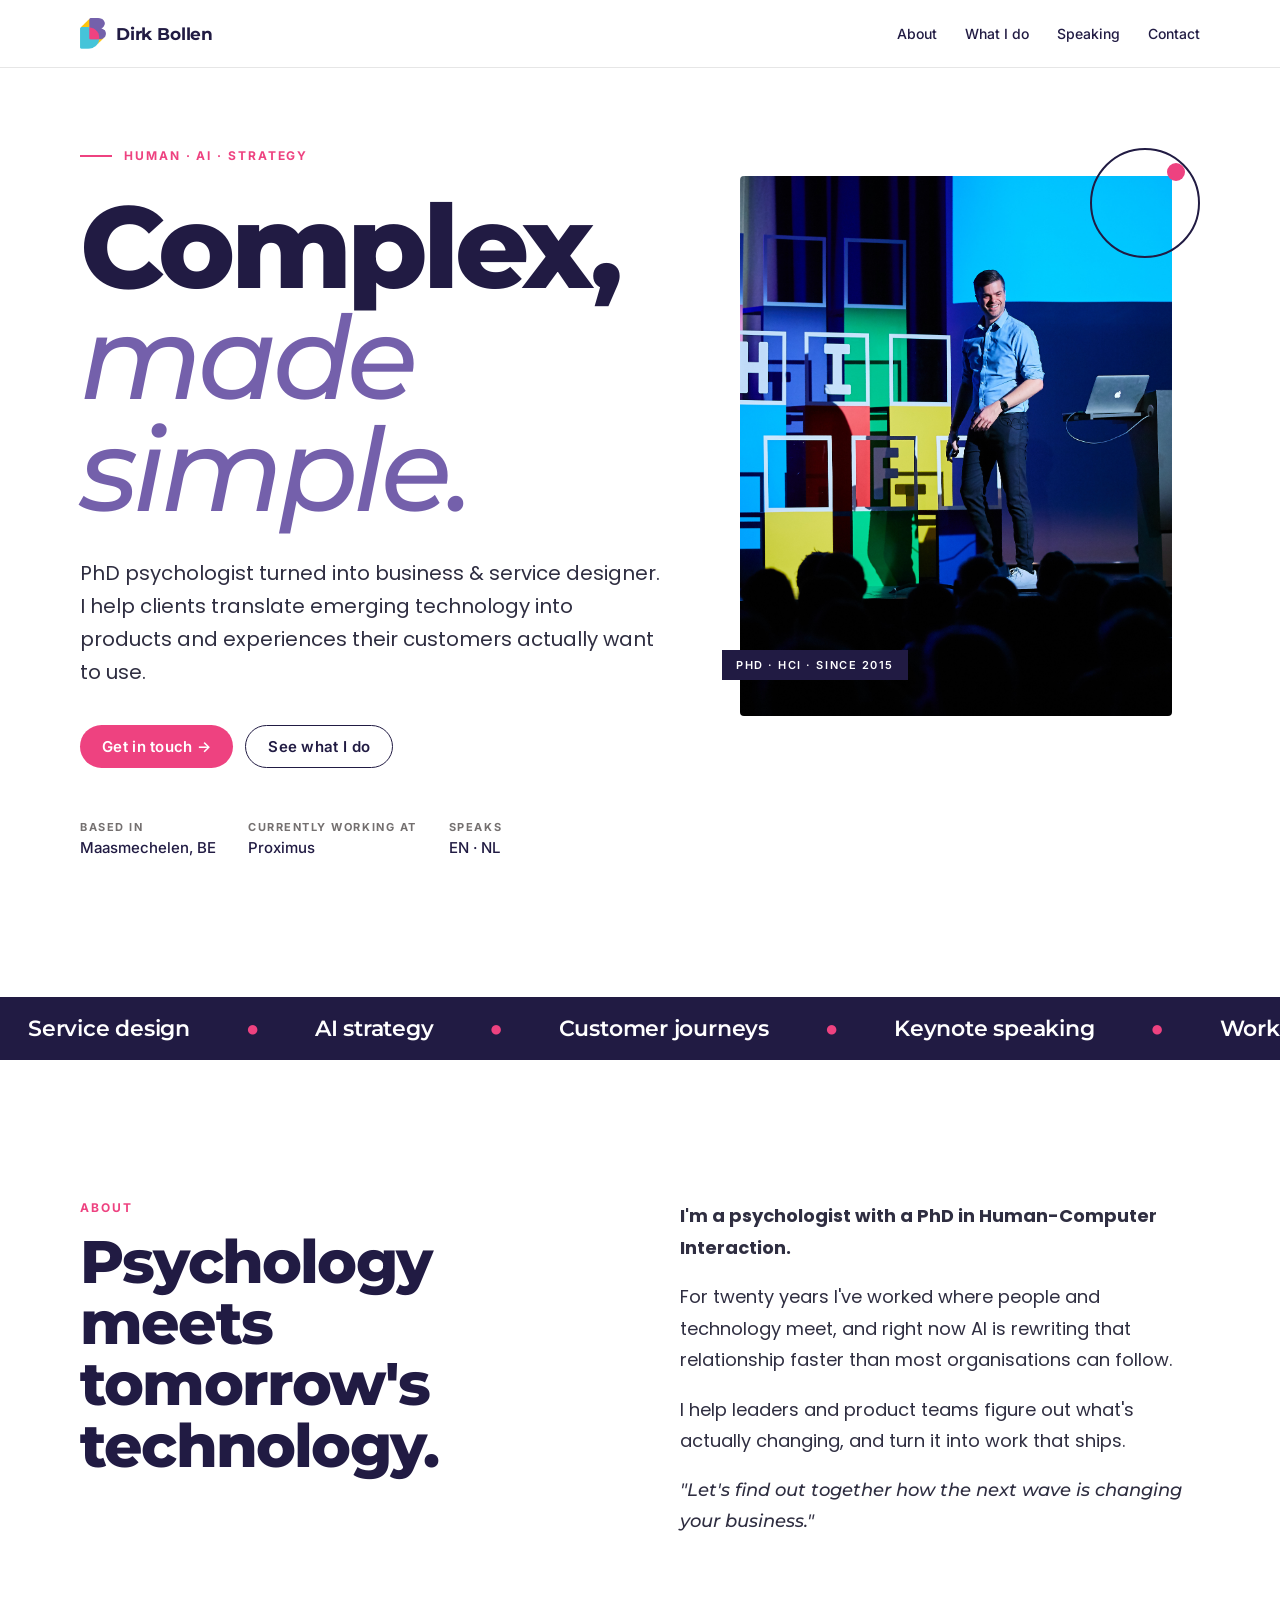
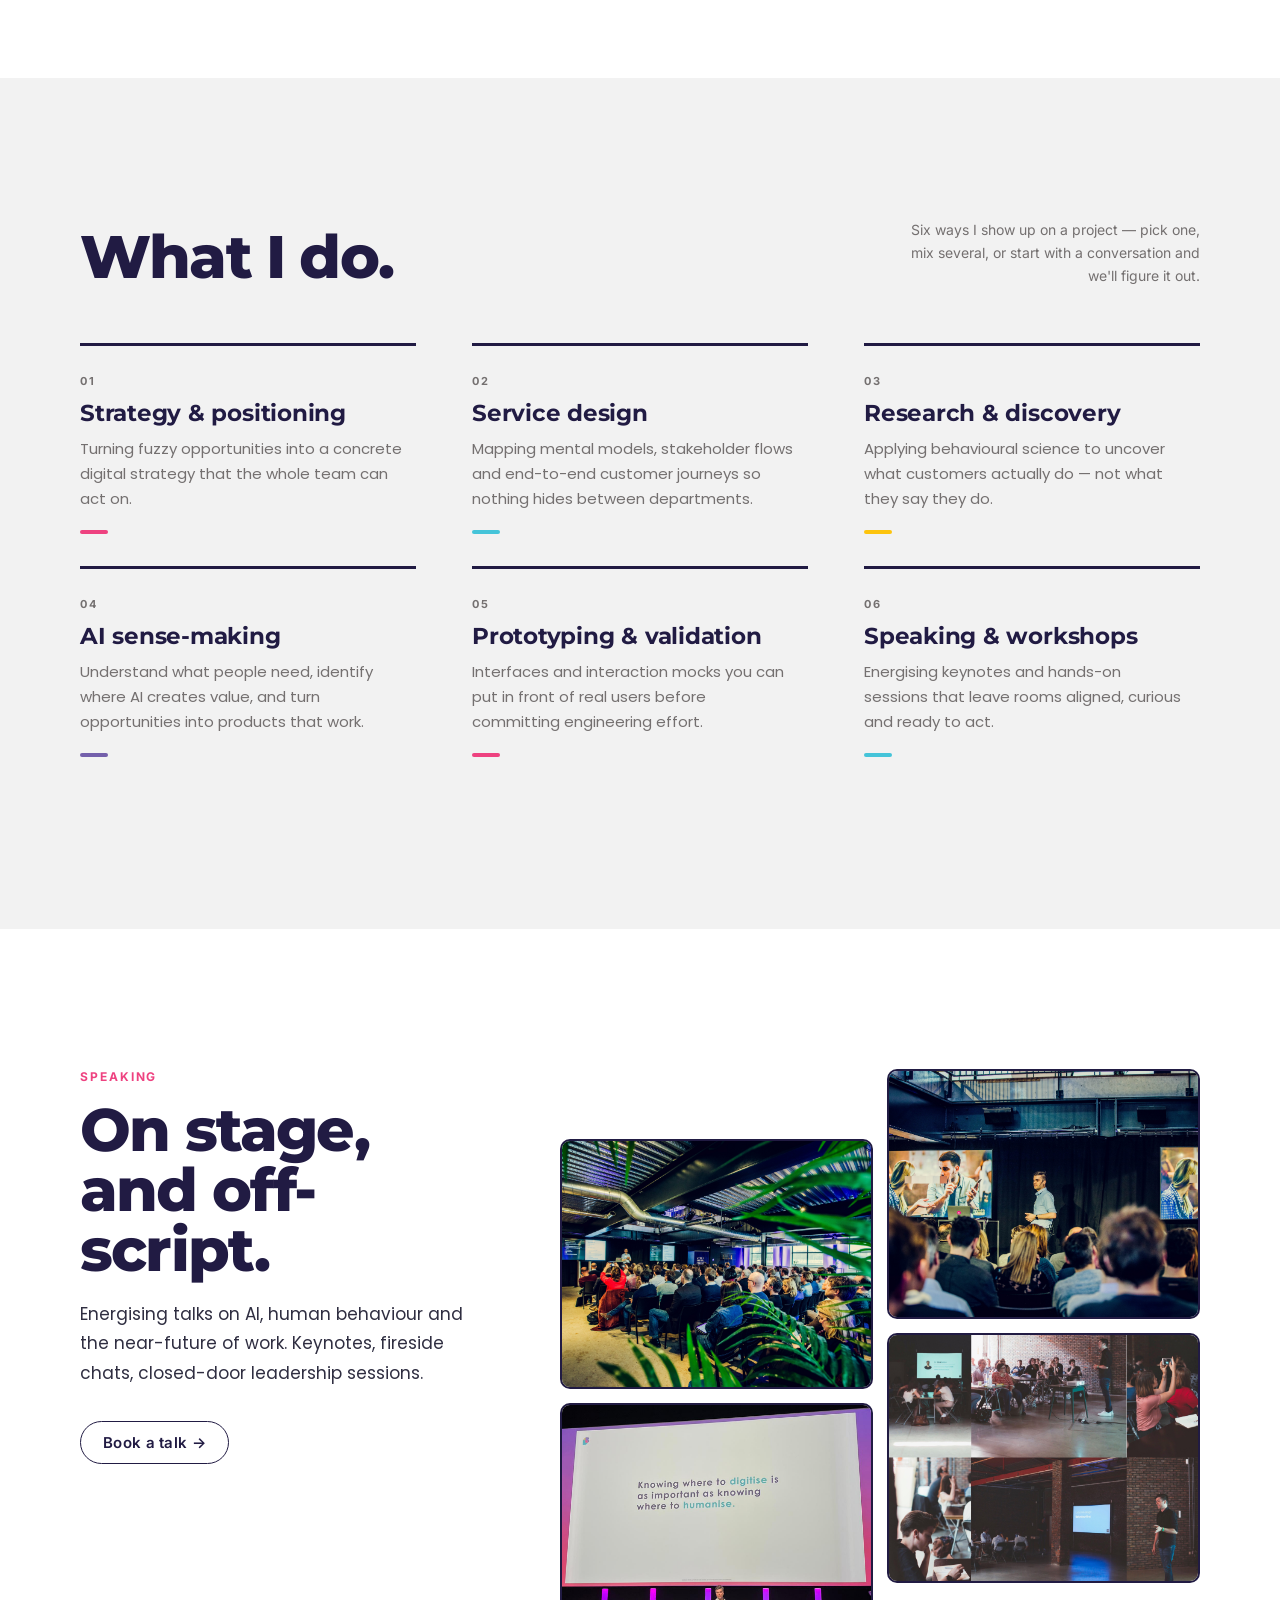
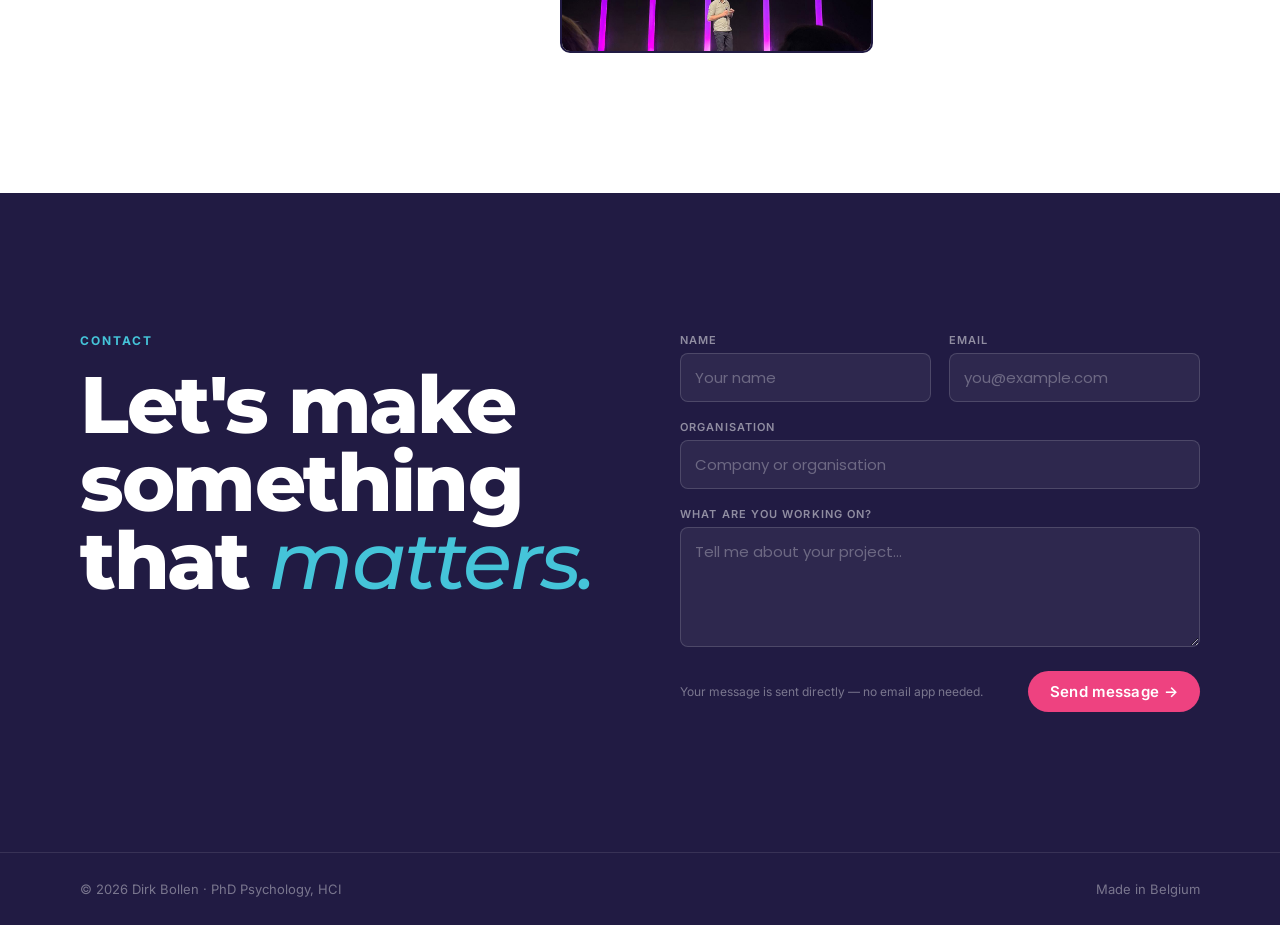
<file: index.html>
<!DOCTYPE html>
<html lang="en">
<head>
  <meta charset="utf-8">
  <meta name="viewport" content="width=device-width, initial-scale=1">
  <title>Dirk Bollen — Making complex, simple.</title>
  <meta name="description" content="PhD psychologist turned service & business designer. Digital strategy, AI sense-making, service design and keynote speaking.">

  <link rel="preconnect" href="https://fonts.googleapis.com">
  <link rel="preconnect" href="https://fonts.gstatic.com" crossorigin>
  <link href="https://fonts.googleapis.com/css2?family=Poppins:ital,wght@0,300;0,400;0,500;0,600;0,700;1,400;1,500&family=Inter:wght@400;500;600;700;800&display=swap" rel="stylesheet">

  <style>
  /* ── Fonts ──
     Montserrat (headlines) hosted locally as a variable font per the
     Dirk Bollen design system. Poppins (body) + Inter (UI) via CDN above. */
  @font-face {
    font-family: 'Montserrat';
    font-style: normal;
    font-weight: 100 900;
    font-display: swap;
    src: url('project/website/assets/fonts/Montserrat-VariableFont_wght.ttf') format('truetype-variations'),
         url('project/website/assets/fonts/Montserrat-VariableFont_wght.ttf') format('truetype');
  }
  @font-face {
    font-family: 'Montserrat';
    font-style: italic;
    font-weight: 100 900;
    font-display: swap;
    src: url('project/website/assets/fonts/Montserrat-Italic-VariableFont_wght.ttf') format('truetype-variations'),
         url('project/website/assets/fonts/Montserrat-Italic-VariableFont_wght.ttf') format('truetype');
  }

  /* ── Reset ── */
  *, *::before, *::after { box-sizing: border-box; margin: 0; padding: 0; }

  :root {
    /* ── Dirk Bollen design system — brand palette ── */
    --db-yellow:    #FDC40D;   /* spark / accent highlight */
    --db-cyan:      #45C4D9;   /* today / present state */
    --db-cyan-soft: #6ECBD5;   /* tinted fills */
    --db-purple:    #7460AB;   /* AI / synthesis / depth */
    --db-pink:      #EE4280;   /* future / signal / CTAs */
    --db-ink:       #211B43;   /* primary text, logo fill */
    --db-ink-alt:   #2F2E41;   /* secondary ink */
    --db-navy-deep: #001D42;   /* data viz / dark blocks */

    /* Neutrals */
    --db-white:   #FFFFFF;
    --db-gray-50: #F2F2F2;
    --db-gray-100:#E6E6E6;
    --db-gray-200:#DADADA;
    --db-gray-300:#B9B9B9;
    --db-gray-500:#747070;
    --db-gray-700:#666666;
    --db-gray-900:#333333;

    /* Semantic aliases (design-system §2) */
    --fg:            var(--db-ink);
    --fg-muted:      var(--db-gray-500);
    --fg-inverse:    var(--db-white);
    --bg:            var(--db-white);
    --bg-muted:      var(--db-gray-50);
    --bg-dark:       var(--db-ink);
    --accent:        var(--db-pink);
    --accent-alt:    var(--db-cyan);
    --accent-warm:   var(--db-yellow);
    --accent-deep:   var(--db-purple);
    --border:        var(--db-gray-100);
    --border-strong: var(--db-ink);

    /* Short aliases used throughout this file */
    --yellow:  var(--db-yellow);
    --cyan:    var(--db-cyan);
    --purple:  var(--db-purple);
    --pink:    var(--db-pink);
    --ink:     var(--db-ink);
    --ink-alt: var(--db-ink-alt);
    --gray-50: var(--db-gray-50);
    --gray-100:var(--db-gray-100);
    --gray-500:var(--db-gray-500);
    --bg-page: var(--db-white);

    --font-display: 'Montserrat', 'Helvetica Neue', Arial, sans-serif;
    --font-body:    'Poppins', 'Helvetica Neue', Arial, sans-serif;
    --font-ui:      'Inter', 'Helvetica Neue', Arial, sans-serif;

    /* Motion (design-system §7) */
    --ease-out:    cubic-bezier(0.22, 1, 0.36, 1);
    --ease-in-out: cubic-bezier(0.65, 0, 0.35, 1);
    --dur-fast: 120ms;
    --dur-med:  220ms;
    --dur-slow: 420ms;

    --nav-h: 68px;
  }

  html { font-size: 16px; scroll-behavior: smooth; }
  body {
    font-family: var(--font-body);
    background: var(--bg-page);
    color: var(--ink);
    -webkit-font-smoothing: antialiased;
    -moz-osx-font-smoothing: grayscale;
    overflow-x: hidden;
  }
  h1, h2, h3 { font-family: var(--font-display); letter-spacing: -0.03em; line-height: 1; }
  img { display: block; max-width: 100%; }
  a { color: inherit; text-decoration: none; }
  section { scroll-margin-top: var(--nav-h); }

  /* ── Buttons ── */
  .btn {
    display: inline-flex; align-items: center; gap: 8px;
    padding: 13px 22px;
    font-family: var(--font-ui); font-weight: 600; font-size: 15px;
    letter-spacing: 0.02em; border-radius: 999px;
    cursor: pointer; border: 0; text-decoration: none;
    transition: transform 150ms var(--ease-out);
    white-space: nowrap; line-height: 1;
  }
  .btn:hover  { transform: translateY(-1px); }
  .btn:active { transform: none; opacity: 0.9; }
  .btn-pink  { background: var(--pink);  color: #fff; }
  .btn-ghost { background: transparent; color: var(--ink); border: 1.5px solid var(--ink); }

  /* ── Layout wrap ── */
  .wrap {
    max-width: 1280px; margin: 0 auto; padding: 0 24px;
  }
  @media (min-width: 768px)  { .wrap { padding: 0 48px; } }
  @media (min-width: 1280px) { .wrap { padding: 0 80px; } }

  /* ── Nav ── */
  .nav {
    position: sticky; top: 0; z-index: 50;
    height: var(--nav-h);
    background: rgba(255,255,255,0.85);
    backdrop-filter: blur(12px); -webkit-backdrop-filter: blur(12px);
    border-bottom: 1px solid var(--gray-100);
  }
  .nav-inner {
    max-width: 1280px; margin: 0 auto; padding: 0 24px;
    height: 100%; display: flex; align-items: center; justify-content: space-between;
  }
  @media (min-width: 768px)  { .nav-inner { padding: 0 48px; } }
  @media (min-width: 1280px) { .nav-inner { padding: 0 80px; } }

  .nav-brand {
    display: flex; align-items: center; gap: 10px;
    font-family: var(--font-display); font-weight: 700; font-size: 17px;
    letter-spacing: -0.01em; color: var(--ink);
  }
  .nav-brand img { width: 26px; height: auto; }

  .nav-links {
    display: none; list-style: none;
    gap: 28px; font-family: var(--font-ui); font-weight: 500; font-size: 14px;
  }
  .nav-links a:hover { color: var(--pink); transition: color 150ms ease; }
  @media (min-width: 768px) { .nav-links { display: flex; } }

  .nav-mobile-cta { display: inline-flex; font-size: 14px; padding: 10px 18px; }
  @media (min-width: 768px) { .nav-mobile-cta { display: none; } }

  /* ── Hero ── */
  #hero { padding: 72px 0 100px; }
  @media (min-width: 1024px) { #hero { padding: 80px 0 140px; } }

  .hero-grid {
    display: grid; grid-template-columns: 1fr; gap: 64px; align-items: start;
  }
  @media (min-width: 1024px) {
    .hero-grid { grid-template-columns: 1fr 460px; gap: 80px; }
  }

  .hero-eyebrow {
    font-family: var(--font-ui); font-weight: 700; font-size: 12px;
    letter-spacing: 0.16em; text-transform: uppercase; color: var(--pink);
    display: flex; align-items: center; gap: 12px; margin-bottom: 28px;
  }
  .hero-eyebrow::before {
    content: ""; width: 32px; height: 2px; background: var(--pink); flex-shrink: 0;
  }

  #hero h1 {
    font-size: clamp(64px, 10vw, 116px);
    font-weight: 800; letter-spacing: -0.04em; line-height: 0.96; margin-bottom: 32px;
  }
  #hero h1 em { font-style: italic; font-weight: 500; color: var(--purple); }

  .hero-sub {
    font-size: clamp(17px, 1.8vw, 20px); line-height: 1.65;
    color: var(--ink-alt); max-width: 52ch; margin-bottom: 36px;
  }

  .hero-ctas { display: flex; flex-wrap: wrap; gap: 12px; margin-bottom: 52px; }

  .hero-meta { display: flex; flex-wrap: wrap; gap: 32px; font-family: var(--font-ui); }
  .hero-meta .k {
    font-size: 11px; font-weight: 700; letter-spacing: 0.14em;
    text-transform: uppercase; color: var(--gray-500); margin-bottom: 4px;
  }
  .hero-meta .v { font-size: 15px; font-weight: 500; }

  /* Portrait */
  .portrait-wrap {
    position: relative; padding: 28px 28px 0 0;
  }
  @media (max-width: 1023px) { .portrait-wrap { max-width: 400px; } }

  .portrait-inner { position: relative; aspect-ratio: 4 / 5; }

  .portrait-img {
    position: absolute; inset: 0; border-radius: 4px;
    background-image: url('project/website/assets/dirk-stage.jpg');
    background-size: cover; background-position: 52% 40%;
  }
  .portrait-tag {
    position: absolute; left: -18px; bottom: 36px;
    background: var(--ink); color: #fff;
    font-family: var(--font-ui); font-weight: 600; font-size: 11px;
    letter-spacing: 0.14em; text-transform: uppercase; padding: 8px 14px;
    white-space: nowrap;
  }
  .portrait-ring {
    position: absolute; right: -28px; top: -28px;
    width: 110px; height: 110px;
    border: 2px solid var(--ink); border-radius: 50%; pointer-events: none;
  }
  .portrait-dot {
    position: absolute; right: -13px; top: -13px;
    width: 18px; height: 18px;
    background: var(--pink); border-radius: 50%; pointer-events: none;
  }

  /* ── Ticker ── */
  .ticker {
    background: var(--ink); color: #fff;
    padding: 18px 0; overflow: hidden; white-space: nowrap; user-select: none;
    font-family: var(--font-display); font-weight: 600;
    font-size: clamp(16px, 2vw, 22px); letter-spacing: -0.01em;
  }
  .ticker-track {
    display: inline-flex;
    animation: ticker 30s linear infinite;
  }
  .ticker-track span { padding: 0 28px; flex-shrink: 0; }
  .ticker-dot { color: var(--pink); }
  @keyframes ticker {
    from { transform: translateX(0); }
    to   { transform: translateX(-50%); }
  }
  @media (prefers-reduced-motion: reduce) { .ticker-track { animation: none; } }

  /* ── About ── */
  #about { padding: 100px 0; }
  @media (min-width: 1024px) { #about { padding: 140px 0; } }

  .about-grid {
    display: grid; grid-template-columns: 1fr; gap: 48px;
  }
  @media (min-width: 900px) {
    .about-grid { grid-template-columns: 1fr 1fr; gap: 80px; align-items: start; }
  }

  .section-label {
    font-family: var(--font-ui); font-weight: 700; font-size: 12px;
    letter-spacing: 0.16em; text-transform: uppercase;
    color: var(--pink); margin-bottom: 16px;
  }

  #about h2 {
    font-size: clamp(40px, 5vw, 60px); font-weight: 800; line-height: 1.02;
  }

  .about-body p {
    font-size: clamp(16px, 1.5vw, 18px); line-height: 1.75;
    color: var(--ink-alt); max-width: 55ch;
  }
  .about-body p + p { margin-top: 18px; }
  .about-sig {
    margin-top: 28px;
    font-family: var(--font-display); font-style: italic; font-weight: 500;
    font-size: clamp(17px, 1.8vw, 21px); color: var(--purple);
    line-height: 1.4; max-width: 44ch;
  }

  /* ── Services ── */
  #services { background: var(--bg-muted); padding: 100px 0; }
  @media (min-width: 1024px) { #services { padding: 140px 0; } }

  .services-head {
    display: flex; justify-content: space-between; align-items: flex-end;
    flex-wrap: wrap; gap: 24px; margin-bottom: 56px;
  }
  #services h2 { font-size: clamp(40px, 5vw, 60px); font-weight: 800; }
  .services-note {
    font-family: var(--font-ui); font-size: 14px; color: var(--gray-500);
    max-width: 300px; line-height: 1.65;
  }
  @media (min-width: 1024px) { .services-note { text-align: right; } }

  .svc-grid { display: grid; grid-template-columns: 1fr; }
  @media (min-width: 640px)  { .svc-grid { grid-template-columns: repeat(2, 1fr); column-gap: 48px; } }
  @media (min-width: 1024px) { .svc-grid { grid-template-columns: repeat(3, 1fr); column-gap: 56px; } }

  .svc-item { padding: 28px 0 32px; border-top: 3px solid var(--border-strong); }
  .svc-num {
    font-family: var(--font-ui); font-size: 11px; font-weight: 700;
    letter-spacing: 0.14em; text-transform: uppercase;
    color: var(--gray-500); margin-bottom: 12px;
  }
  .svc-item h3 {
    font-size: clamp(19px, 1.8vw, 23px); font-weight: 700;
    letter-spacing: -0.01em; line-height: 1.2; margin-bottom: 10px;
  }
  .svc-item p { font-size: 15px; line-height: 1.65; color: var(--gray-500); max-width: 36ch; }
  .svc-bar { width: 28px; height: 4px; background: var(--pink); margin-top: 18px; border-radius: 2px; }
  .svc-item:nth-child(2) .svc-bar { background: var(--cyan); }
  .svc-item:nth-child(3) .svc-bar { background: var(--yellow); }
  .svc-item:nth-child(4) .svc-bar { background: var(--purple); }
  .svc-item:nth-child(5) .svc-bar { background: var(--pink); }
  .svc-item:nth-child(6) .svc-bar { background: var(--cyan); }

  /* ── Speaking ── */
  #speaking { padding: 100px 0; }
  @media (min-width: 1024px) { #speaking { padding: 140px 0; } }

  .speaking-grid {
    display: grid; grid-template-columns: 1fr; gap: 48px;
  }
  @media (min-width: 1024px) {
    .speaking-grid { grid-template-columns: 400px 1fr; gap: 80px; align-items: start; }
  }

  #speaking h2 {
    font-size: clamp(40px, 5vw, 60px); font-weight: 800; line-height: 1; margin-top: 14px;
  }
  .speaking-lead {
    font-size: clamp(15px, 1.5vw, 17px); line-height: 1.75;
    color: var(--ink-alt); margin-top: 20px; max-width: 42ch;
  }
  .speaking-cta { margin-top: 32px; display: inline-flex; }

  .event-gallery {
    display: grid;
    grid-template-columns: 1fr 1fr;
    grid-template-rows: 56px 180px 56px 180px 56px;
    gap: 14px;
  }

  .event-gallery-cell {
    position: relative; overflow: hidden;
    border: 2px solid var(--ink); border-radius: 10px;
    opacity: 0; filter: blur(10px); transform: translateY(12px);
    transition: opacity 500ms var(--ease-out), filter 500ms var(--ease-out), transform 500ms var(--ease-out);
  }
  .event-gallery-cell.in-view { opacity: 1; filter: blur(0px); transform: translateY(0); }

  .event-gallery-cell:nth-child(1) { grid-column: 2; grid-row: 1 / 3; transition-delay: 0.2s; }
  .event-gallery-cell:nth-child(2) { grid-column: 1; grid-row: 2 / 4; transition-delay: 0.4s; }
  .event-gallery-cell:nth-child(3) { grid-column: 1; grid-row: 4 / 6; transition-delay: 0.6s; }
  .event-gallery-cell:nth-child(4) { grid-column: 2; grid-row: 3 / 5; transition-delay: 0.8s; }

  .event-gallery-cell img {
    width: 100%; height: 100%; object-fit: cover; display: block;
    transition: transform 400ms var(--ease-out);
  }
  .event-gallery-cell:hover img { transform: scale(1.04); }

  /* ── Contact ── */
  #contact { background: var(--ink); color: #fff; padding: 100px 0; }
  @media (min-width: 1024px) { #contact { padding: 140px 0; } }

  .contact-grid {
    display: grid; grid-template-columns: 1fr; gap: 60px;
  }
  @media (min-width: 1024px) {
    .contact-grid { grid-template-columns: 1fr 520px; gap: 80px; align-items: start; }
  }

  .contact-label {
    font-family: var(--font-ui); font-weight: 700; font-size: 12px;
    letter-spacing: 0.16em; text-transform: uppercase;
    color: var(--cyan); margin-bottom: 18px;
  }
  #contact h2 {
    font-size: clamp(48px, 7vw, 80px); font-weight: 800; line-height: 0.98; color: #fff;
  }
  #contact h2 em { font-style: italic; font-weight: 500; color: var(--cyan); }

  /* Form */
  .form-grid { display: grid; grid-template-columns: 1fr; gap: 18px; }
  @media (min-width: 540px) {
    .form-grid { grid-template-columns: 1fr 1fr; }
    .form-grid .f-full { grid-column: 1 / 3; }
  }

  .field { display: flex; flex-direction: column; gap: 6px; }
  .field label {
    font-family: var(--font-ui); font-weight: 600; font-size: 11px;
    letter-spacing: 0.1em; text-transform: uppercase; color: rgba(255,255,255,0.5);
  }
  .field input, .field textarea {
    font-family: var(--font-body); font-size: 15px; padding: 12px 14px;
    background: rgba(255,255,255,0.06); border: 1.5px solid rgba(255,255,255,0.15);
    color: #fff; border-radius: 8px; outline: none; width: 100%;
    transition: border-color 150ms ease;
  }
  .field input::placeholder, .field textarea::placeholder { color: rgba(255,255,255,0.3); }
  .field input:focus, .field textarea:focus { border-color: var(--cyan); }
  .field textarea { min-height: 120px; resize: vertical; }

  .form-footer {
    display: flex; align-items: center; justify-content: space-between;
    flex-wrap: wrap; gap: 16px; margin-top: 24px;
  }
  .form-note {
    font-family: var(--font-ui); font-size: 12px; color: rgba(255,255,255,0.4); margin: 0;
  }

  .form-success {
    display: none; text-align: center; padding: 40px 24px;
    font-family: var(--font-ui);
  }
  .form-success .success-icon {
    width: 56px; height: 56px; border-radius: 50%;
    background: var(--cyan); color: var(--ink);
    display: flex; align-items: center; justify-content: center;
    font-size: 26px; margin: 0 auto 20px;
  }
  .form-success h3 {
    font-family: var(--font-display); font-size: 22px; font-weight: 700;
    color: #fff; margin-bottom: 8px;
  }
  .form-success p { font-size: 14px; color: rgba(255,255,255,0.55); line-height: 1.65; }

  .form-error-msg {
    display: none; font-family: var(--font-ui); font-size: 13px;
    color: #ff8fa3; margin-top: 4px;
  }

  .btn[disabled] { opacity: 0.6; cursor: not-allowed; transform: none !important; }

  /* ── Footer ── */
  footer {
    background: var(--ink); padding: 28px 0;
    border-top: 1px solid rgba(255,255,255,0.1);
    font-family: var(--font-ui); font-size: 13px; color: rgba(255,255,255,0.4);
  }
  .footer-inner {
    display: flex; justify-content: space-between;
    align-items: center; flex-wrap: wrap; gap: 12px;
  }
  </style>
</head>
<body>

  <!-- NAV -->
  <header class="nav">
    <div class="nav-inner">
      <a href="#hero" class="nav-brand">
        <img src="project/website/assets/logo-color.png" alt="Dirk Bollen">
        Dirk Bollen
      </a>
      <ul class="nav-links">
        <li><a href="#about">About</a></li>
        <li><a href="#services">What I do</a></li>
        <li><a href="#speaking">Speaking</a></li>
        <li><a href="#contact">Contact</a></li>
      </ul>
<a href="#contact" class="btn btn-pink nav-mobile-cta">Contact</a>
    </div>
  </header>

  <main>

    <!-- HERO -->
    <section id="hero">
      <div class="wrap">
        <div class="hero-grid">
          <div>
            <div class="hero-eyebrow">Human · AI · Strategy</div>
            <h1>Complex,<br><em>made simple.</em></h1>
            <p class="hero-sub">PhD psychologist turned into business &amp; service designer. I help clients translate emerging technology into products and experiences their customers actually want to use.</p>
            <div class="hero-ctas">
              <a class="btn btn-pink" href="#contact">Get in touch →</a>
              <a class="btn btn-ghost" href="#services">See what I do</a>
            </div>
            <div class="hero-meta">
              <div><div class="k">Based in</div><div class="v">Maasmechelen, BE</div></div>
              <div><div class="k">Currently working at</div><div class="v">Proximus</div></div>
              <div><div class="k">Speaks</div><div class="v">EN · NL</div></div>
            </div>
          </div>
          <div class="portrait-wrap">
            <div class="portrait-inner">
              <div class="portrait-img" role="img" aria-label="Dirk Bollen presenting on stage"></div>
              <div class="portrait-ring" aria-hidden="true"></div>
              <div class="portrait-dot" aria-hidden="true"></div>
              <div class="portrait-tag">PhD · HCI · since 2015</div>
            </div>
          </div>
        </div>
      </div>
    </section>

    <!-- TICKER -->
    <div class="ticker" aria-hidden="true">
      <div class="ticker-track">
        <span>Service design</span><span class="ticker-dot">●</span>
        <span>AI strategy</span><span class="ticker-dot">●</span>
        <span>Customer journeys</span><span class="ticker-dot">●</span>
        <span>Keynote speaking</span><span class="ticker-dot">●</span>
        <span>Workshops</span><span class="ticker-dot">●</span>
        <span>Behavioural research</span><span class="ticker-dot">●</span>
        <span>Product discovery</span><span class="ticker-dot">●</span>
        <!-- duplicate for seamless loop -->
        <span>Service design</span><span class="ticker-dot">●</span>
        <span>AI strategy</span><span class="ticker-dot">●</span>
        <span>Customer journeys</span><span class="ticker-dot">●</span>
        <span>Keynote speaking</span><span class="ticker-dot">●</span>
        <span>Workshops</span><span class="ticker-dot">●</span>
        <span>Behavioural research</span><span class="ticker-dot">●</span>
        <span>Product discovery</span><span class="ticker-dot">●</span>
      </div>
    </div>

    <!-- ABOUT -->
    <section id="about">
      <div class="wrap">
        <div class="about-grid">
          <div>
            <div class="section-label">About</div>
            <h2>Psychology<br>meets tomorrow's<br>technology.</h2>
          </div>
          <div class="about-body">
            <p><b>I'm a psychologist with a PhD in Human-Computer Interaction.</b></p>
            <p>For twenty years I've worked where people and technology meet, and right now AI is rewriting that relationship faster than most organisations can follow.</p>
            <p>I help leaders and product teams figure out what's actually changing, and turn it into work that ships.</p>
            <p class="about-sig">"Let's find out together how the next wave is changing your business."</p>
          </div>
        </div>
      </div>
    </section>

    <!-- SERVICES -->
    <section id="services">
      <div class="wrap">
        <div class="services-head">
          <h2>What I do.</h2>
          <p class="services-note">Six ways I show up on a project — pick one, mix several, or start with a conversation and we'll figure it out.</p>
        </div>
        <div class="svc-grid">
          <div class="svc-item">
            <div class="svc-num">01</div>
            <h3>Strategy &amp; positioning</h3>
            <p>Turning fuzzy opportunities into a concrete digital strategy that the whole team can act on.</p>
            <div class="svc-bar"></div>
          </div>
          <div class="svc-item">
            <div class="svc-num">02</div>
            <h3>Service design</h3>
            <p>Mapping mental models, stakeholder flows and end-to-end customer journeys so nothing hides between departments.</p>
            <div class="svc-bar"></div>
          </div>
          <div class="svc-item">
            <div class="svc-num">03</div>
            <h3>Research &amp; discovery</h3>
            <p>Applying behavioural science to uncover what customers actually do — not what they say they do.</p>
            <div class="svc-bar"></div>
          </div>
          <div class="svc-item">
            <div class="svc-num">04</div>
            <h3>AI sense-making</h3>
            <p>Understand what people need, identify where AI creates value, and turn opportunities into products that work.</p>
            <div class="svc-bar"></div>
          </div>
          <div class="svc-item">
            <div class="svc-num">05</div>
            <h3>Prototyping &amp; validation</h3>
            <p>Interfaces and interaction mocks you can put in front of real users before committing engineering effort.</p>
            <div class="svc-bar"></div>
          </div>
          <div class="svc-item">
            <div class="svc-num">06</div>
            <h3>Speaking &amp; workshops</h3>
            <p>Energising keynotes and hands-on sessions that leave rooms aligned, curious and ready to act.</p>
            <div class="svc-bar"></div>
          </div>
        </div>
      </div>
    </section>

    <!-- SPEAKING -->
    <section id="speaking">
      <div class="wrap">
        <div class="speaking-grid">
          <div>
            <div class="section-label">Speaking</div>
            <h2>On stage,<br>and off-script.</h2>
            <p class="speaking-lead">Energising talks on AI, human behaviour and the near-future of work. Keynotes, fireside chats, closed-door leadership sessions.</p>
            <a class="btn btn-ghost speaking-cta" href="#contact">Book a talk →</a>
          </div>
          <div>
            <div class="event-gallery" id="event-gallery">
              <div class="event-gallery-cell">
                <img src="project/website/assets/events/ITP Events - Shift AI - Zaventem - 20032019 - 018.jpg" alt="Shift AI event, Zaventem 2019">
              </div>
              <div class="event-gallery-cell">
                <img src="project/website/assets/events/ITP Events - Shift AI - Zaventem - 20032019 - 029.jpg" alt="Shift AI event, Zaventem 2019">
              </div>
              <div class="event-gallery-cell">
                <img src="project/website/assets/events/PXS1.JPG" alt="Proximus event">
              </div>
              <div class="event-gallery-cell">
                <img src="project/website/assets/events/antwerpen.jpg" alt="Talk in Antwerp">
              </div>
            </div>
          </div>
        </div>
      </div>
    </section>

    <!-- CONTACT -->
    <section id="contact">
      <div class="wrap">
        <div class="contact-grid">
          <div>
            <div class="contact-label">Contact</div>
            <h2>Let's make<br>something that <em>matters.</em></h2>
          </div>
          <form id="contact-form" novalidate>
            <!-- Honeypot: bots fill this, humans don't -->
            <input type="text" name="_honey" style="display:none" tabindex="-1" autocomplete="off">

            <div class="form-grid">
              <div class="field">
                <label for="name">Name</label>
                <input id="name" name="name" type="text" required placeholder="Your name">
              </div>
              <div class="field">
                <label for="email">Email</label>
                <input id="email" name="email" type="email" required placeholder="you@example.com">
              </div>
              <div class="field f-full">
                <label for="org">Organisation</label>
                <input id="org" name="org" type="text" placeholder="Company or organisation">
              </div>
              <div class="field f-full">
                <label for="msg">What are you working on?</label>
                <textarea id="msg" name="msg" required placeholder="Tell me about your project..."></textarea>
              </div>
            </div>
            <div class="form-footer">
              <p class="form-note" id="form-note">Your message is sent directly — no email app needed.</p>
              <button class="btn btn-pink" type="submit" id="submit-btn">Send message →</button>
            </div>
            <p class="form-error-msg" id="form-error">Something went wrong. Please reload and try again.</p>
          </form>

          <div class="form-success" id="form-success" role="status" aria-live="polite">
            <div class="success-icon" aria-hidden="true">✓</div>
            <h3>Message sent!</h3>
            <p>Thanks for reaching out. I'll get back to you within a couple of business days.</p>
          </div>
        </div>
      </div>
    </section>

  </main>

  <footer>
    <div class="wrap">
      <div class="footer-inner">
        <span>© 2026 Dirk Bollen · PhD Psychology, HCI</span>
        <span>Made in Belgium</span>
      </div>
    </div>
  </footer>

  <script>
    // ── Speaking gallery ─────────────────────────────────────────────────────
    const galleryObserver = new IntersectionObserver((entries) => {
      entries.forEach(entry => {
        if (entry.isIntersecting) {
          entry.target.classList.add('in-view');
          galleryObserver.unobserve(entry.target);
        }
      });
    }, { threshold: 0.15 });

    document.querySelectorAll('.event-gallery-cell').forEach(cell => {
      galleryObserver.observe(cell);
    });

    // ── Contact form ──────────────────────────────────────────────────────────
    // Replace YOUR_FORM_ID below with the ID from your Formspree dashboard
    // (sign up free at https://formspree.io → New Form → copy the 8-char ID).
    const FORMSPREE_ENDPOINT = 'https://formspree.io/f/mlgaqyqp';

    document.getElementById('contact-form').addEventListener('submit', async function (e) {
      e.preventDefault();

      const form      = e.target;
      const btn       = document.getElementById('submit-btn');
      const errorEl   = document.getElementById('form-error');
      const successEl = document.getElementById('form-success');

      // Honeypot check — bail silently if a bot filled the hidden field
      if (form._honey.value) return;

      // Basic client-side validation
      const name  = form.name.value.trim();
      const email = form.email.value.trim();
      const msg   = form.msg.value.trim();
      if (!name || !email || !msg) return;

      btn.disabled = true;
      btn.textContent = 'Sending…';
      errorEl.style.display = 'none';

      try {
        const res = await fetch(FORMSPREE_ENDPOINT, {
          method: 'POST',
          headers: { 'Accept': 'application/json' },
          body: new FormData(form)
        });

        if (res.ok) {
          form.style.display = 'none';
          successEl.style.display = 'block';
        } else {
          const data = await res.json().catch(() => ({}));
          console.error('Formspree error:', res.status, data);
          throw new Error('Server error');
        }
      } catch (err) {
        console.error('Submit failed:', err);
        errorEl.style.display = 'block';
        btn.disabled = false;
        btn.textContent = 'Send message →';
      }
    });
  </script>

</body>
</html>
</file>
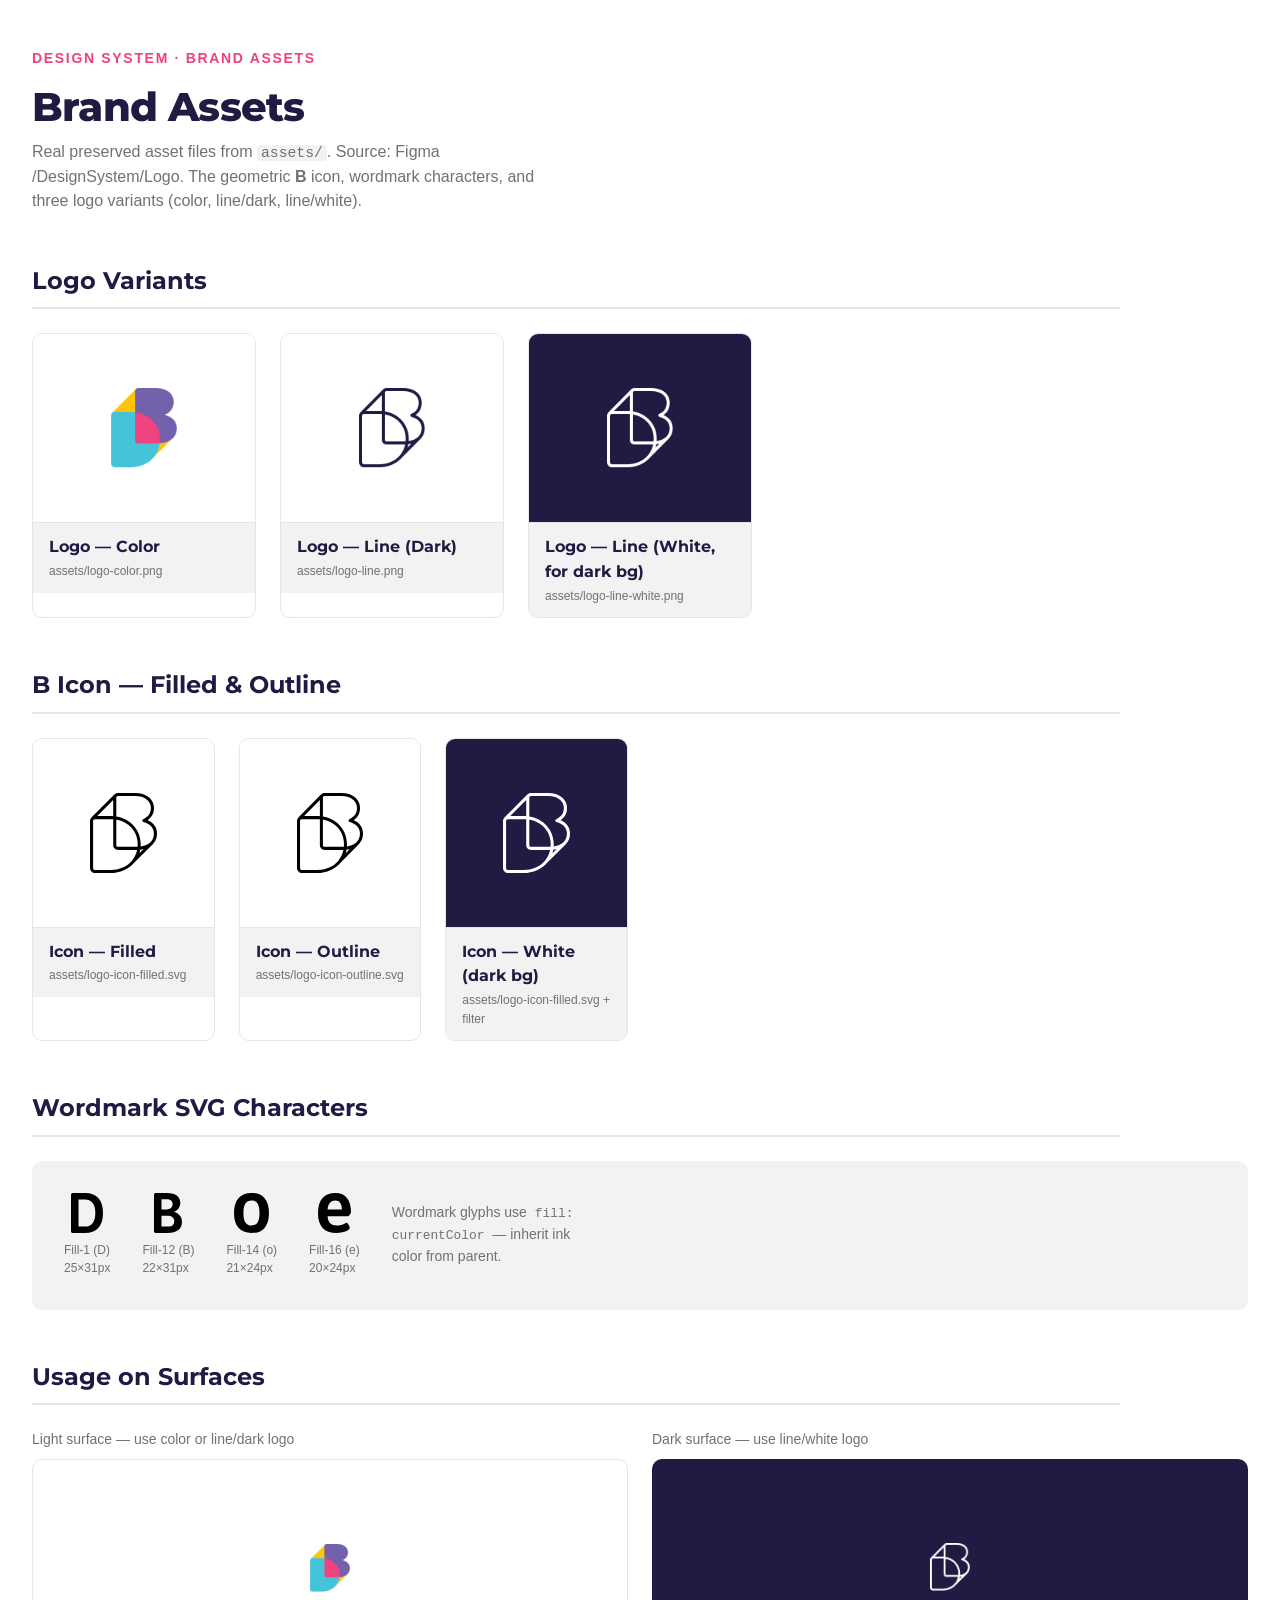
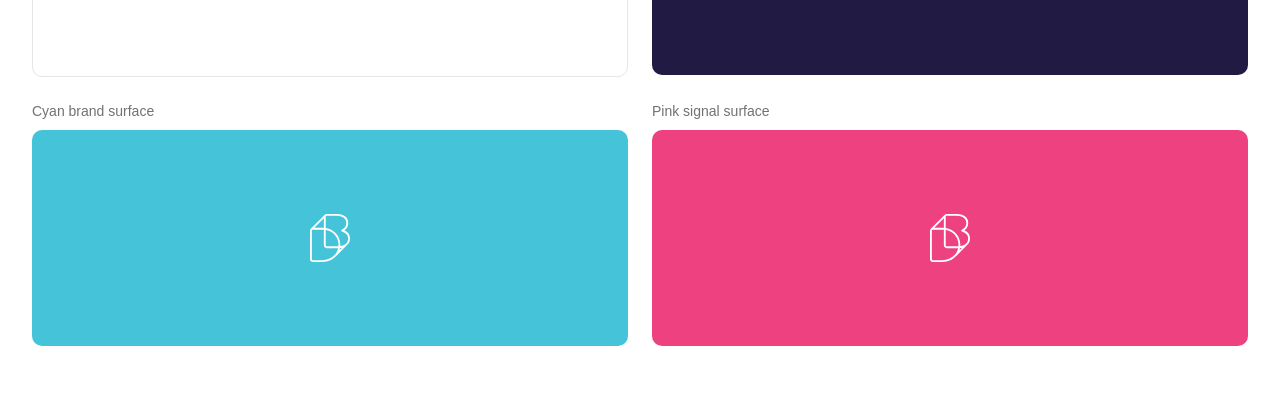
<file: dirk-bollen-design-system/preview/brand-assets.html>
<!doctype html>
<html lang="en">
<head>
<meta charset="utf-8">
<meta name="viewport" content="width=device-width, initial-scale=1">
<title>Brand Assets · Dirk Bollen Design System</title>
<link rel="stylesheet" href="../colors_and_type.css">
<style>
  body { margin: 0; padding: var(--s-7) var(--s-6); background: var(--bg); }
  .preview-header { margin-bottom: var(--s-7); }
  .section-label { font-family: var(--font-display); font-size: var(--t-h4); font-weight: 700;
    margin: 0 0 var(--s-5); padding-bottom: var(--s-2);
    border-bottom: 2px solid var(--border); color: var(--fg); }

  .asset-grid { display: grid; grid-template-columns: repeat(auto-fill, minmax(220px, 1fr)); gap: var(--s-5); margin-bottom: var(--s-7); }
  .asset-card { border: 1.5px solid var(--border); border-radius: var(--r-md); overflow: hidden; }
  .asset-preview { height: 140px; display: flex; align-items: center; justify-content: center; padding: var(--s-5); }
  .asset-info { padding: var(--s-3) var(--s-4); border-top: 1px solid var(--border); background: var(--bg-muted); }
  .asset-info .name { font-family: var(--font-display); font-size: var(--t-body-sm); font-weight: 700; margin: 0 0 2px; }
  .asset-info .path { font-family: var(--font-ui); font-size: var(--t-micro); color: var(--fg-muted); margin: 0; word-break: break-all; }

  .wordmark-row { display: flex; align-items: center; gap: var(--s-6); flex-wrap: wrap; margin-bottom: var(--s-7); padding: var(--s-6); background: var(--bg-muted); border-radius: var(--r-md); }
  .wordmark-char { display: flex; flex-direction: column; align-items: center; gap: var(--s-2); }
  .wordmark-char svg { display: block; }
  .wordmark-char .label { font-family: var(--font-ui); font-size: var(--t-micro); color: var(--fg-muted); }

  .usage-grid { display: grid; grid-template-columns: 1fr 1fr; gap: var(--s-5); }
  @media (max-width: 640px) { .usage-grid { grid-template-columns: 1fr; } }
  .usage-surface { display: flex; align-items: center; justify-content: center; padding: var(--s-7); border-radius: var(--r-md); min-height: 120px; }
</style>
</head>
<body>
<div class="preview-header">
  <p class="eyebrow">Design System · Brand Assets</p>
  <h1 style="font-size:var(--t-h2);margin:0 0 var(--s-3);">Brand Assets</h1>
  <p style="color:var(--fg-muted);font-size:var(--t-body-sm);max-width:60ch;">Real preserved asset files from <code style="background:var(--bg-muted);padding:0 4px;border-radius:3px;">assets/</code>. Source: Figma /DesignSystem/Logo. The geometric <strong>B</strong> icon, wordmark characters, and three logo variants (color, line/dark, line/white).</p>
</div>

<p class="section-label">Logo Variants</p>
<div class="asset-grid">
  <div class="asset-card">
    <div class="asset-preview" style="background:#fff;">
      <img src="../assets/logo-color.png" alt="Dirk Bollen logo — color" style="max-height:80px;max-width:100%;object-fit:contain;">
    </div>
    <div class="asset-info">
      <p class="name">Logo — Color</p>
      <p class="path">assets/logo-color.png</p>
    </div>
  </div>
  <div class="asset-card">
    <div class="asset-preview" style="background:#fff;">
      <img src="../assets/logo-line.png" alt="Dirk Bollen logo — line, dark" style="max-height:80px;max-width:100%;object-fit:contain;">
    </div>
    <div class="asset-info">
      <p class="name">Logo — Line (Dark)</p>
      <p class="path">assets/logo-line.png</p>
    </div>
  </div>
  <div class="asset-card">
    <div class="asset-preview" style="background:var(--db-ink);">
      <img src="../assets/logo-line-white.png" alt="Dirk Bollen logo — line, white" style="max-height:80px;max-width:100%;object-fit:contain;">
    </div>
    <div class="asset-info">
      <p class="name">Logo — Line (White, for dark bg)</p>
      <p class="path">assets/logo-line-white.png</p>
    </div>
  </div>
</div>

<p class="section-label">B Icon — Filled & Outline</p>
<div class="asset-grid" style="grid-template-columns:repeat(auto-fill, minmax(180px, 1fr));">
  <div class="asset-card">
    <div class="asset-preview" style="background:#fff;">
      <img src="../assets/logo-icon-filled.svg" alt="B icon filled" style="height:80px;">
    </div>
    <div class="asset-info">
      <p class="name">Icon — Filled</p>
      <p class="path">assets/logo-icon-filled.svg</p>
    </div>
  </div>
  <div class="asset-card">
    <div class="asset-preview" style="background:#fff;">
      <img src="../assets/logo-icon-outline.svg" alt="B icon outline" style="height:80px;">
    </div>
    <div class="asset-info">
      <p class="name">Icon — Outline</p>
      <p class="path">assets/logo-icon-outline.svg</p>
    </div>
  </div>
  <div class="asset-card">
    <div class="asset-preview" style="background:var(--db-ink);">
      <img src="../assets/logo-icon-filled.svg" alt="B icon filled white" style="height:80px;filter:brightness(0) invert(1);">
    </div>
    <div class="asset-info">
      <p class="name">Icon — White (dark bg)</p>
      <p class="path">assets/logo-icon-filled.svg + filter</p>
    </div>
  </div>
</div>

<p class="section-label">Wordmark SVG Characters</p>
<div class="wordmark-row">
  <div class="wordmark-char">
    <img src="../assets/logo-wordmark-Fill-1.svg" alt="D" style="height:40px;color:var(--db-ink);">
    <span class="label">Fill-1 (D)<br>25×31px</span>
  </div>
  <div class="wordmark-char">
    <img src="../assets/logo-wordmark-Fill-12.svg" alt="B" style="height:40px;">
    <span class="label">Fill-12 (B)<br>22×31px</span>
  </div>
  <div class="wordmark-char">
    <img src="../assets/logo-wordmark-Fill-14.svg" alt="o" style="height:40px;">
    <span class="label">Fill-14 (o)<br>21×24px</span>
  </div>
  <div class="wordmark-char">
    <img src="../assets/logo-wordmark-Fill-16.svg" alt="e" style="height:40px;">
    <span class="label">Fill-16 (e)<br>20×24px</span>
  </div>
  <div style="font-family:var(--font-ui);font-size:var(--t-caption);color:var(--fg-muted);max-width:200px;">
    Wordmark glyphs use <code style="background:var(--bg-muted);padding:0 4px;border-radius:3px;">fill: currentColor</code> — inherit ink color from parent.
  </div>
</div>

<p class="section-label">Usage on Surfaces</p>
<div class="usage-grid">
  <div>
    <p style="font-family:var(--font-ui);font-size:var(--t-caption);color:var(--fg-muted);margin:0 0 var(--s-2);">Light surface — use color or line/dark logo</p>
    <div class="usage-surface" style="background:#fff;border:1.5px solid var(--border);">
      <img src="../assets/logo-color.png" alt="logo on light" style="max-height:48px;max-width:200px;object-fit:contain;">
    </div>
  </div>
  <div>
    <p style="font-family:var(--font-ui);font-size:var(--t-caption);color:var(--fg-muted);margin:0 0 var(--s-2);">Dark surface — use line/white logo</p>
    <div class="usage-surface" style="background:var(--db-ink);">
      <img src="../assets/logo-line-white.png" alt="logo on dark" style="max-height:48px;max-width:200px;object-fit:contain;">
    </div>
  </div>
  <div>
    <p style="font-family:var(--font-ui);font-size:var(--t-caption);color:var(--fg-muted);margin:0 0 var(--s-2);">Cyan brand surface</p>
    <div class="usage-surface" style="background:var(--db-cyan);">
      <img src="../assets/logo-icon-filled.svg" alt="icon on cyan" style="height:48px;filter:brightness(0) invert(1);">
    </div>
  </div>
  <div>
    <p style="font-family:var(--font-ui);font-size:var(--t-caption);color:var(--fg-muted);margin:0 0 var(--s-2);">Pink signal surface</p>
    <div class="usage-surface" style="background:var(--db-pink);">
      <img src="../assets/logo-icon-filled.svg" alt="icon on pink" style="height:48px;filter:brightness(0) invert(1);">
    </div>
  </div>
</div>
</body>
</html>
</file>
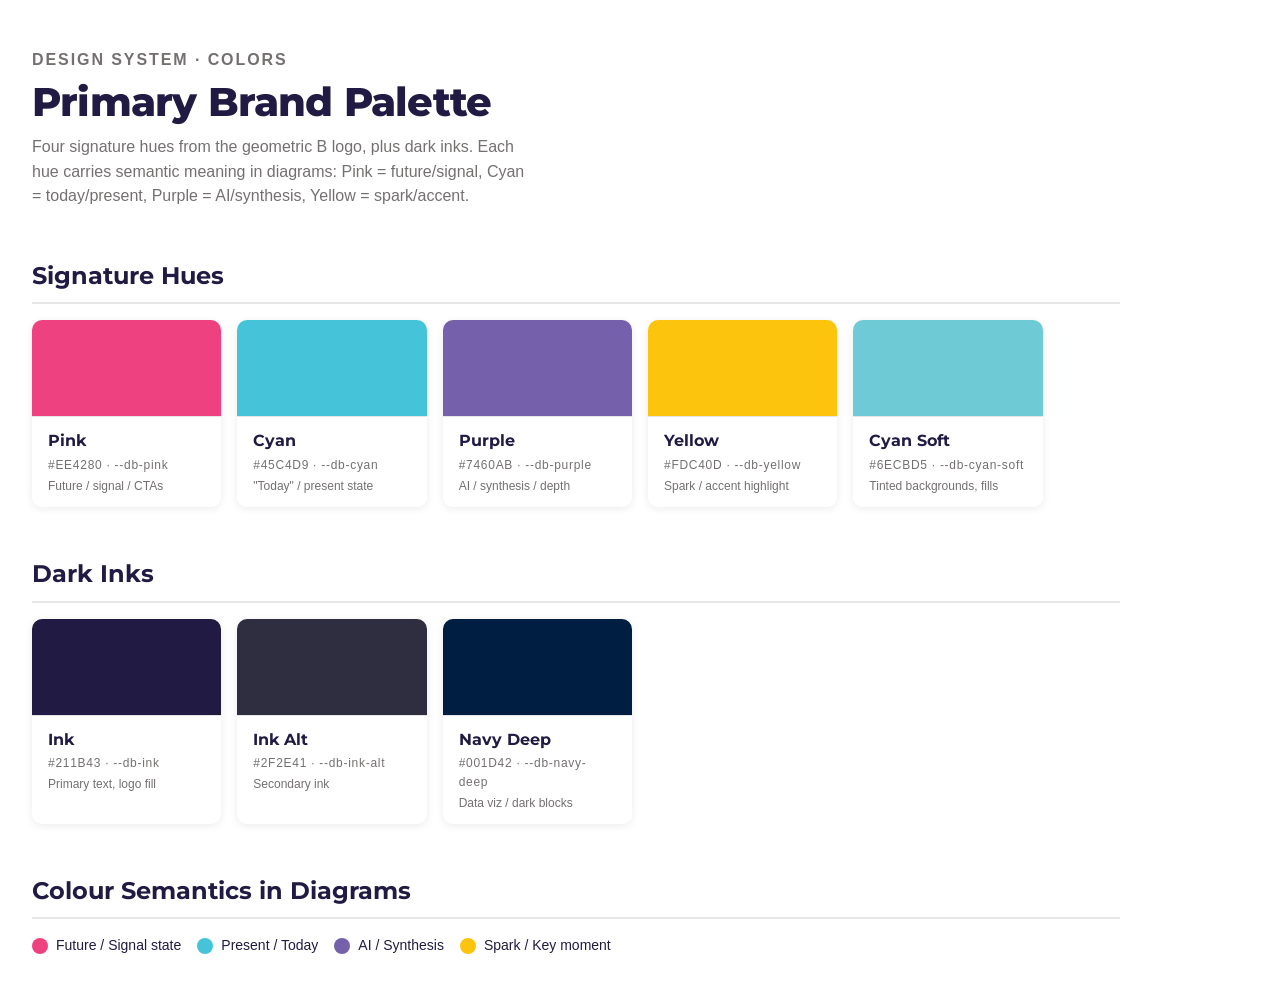
<file: dirk-bollen-design-system/preview/colors-primary.html>
<!doctype html>
<html lang="en">
<head>
<meta charset="utf-8">
<meta name="viewport" content="width=device-width, initial-scale=1">
<title>Colors — Primary Palette · Dirk Bollen Design System</title>
<link rel="stylesheet" href="../colors_and_type.css">
<style>
  body { margin: 0; padding: var(--s-7) var(--s-6); background: var(--bg); }
  .preview-header { margin-bottom: var(--s-7); }
  .preview-header .eyebrow { margin-bottom: var(--s-2); }
  .preview-header h1 { font-size: var(--t-h2); margin-bottom: var(--s-3); }
  .preview-header p { color: var(--fg-muted); font-size: var(--t-body-sm); max-width: 56ch; }

  .swatch-grid { display: grid; grid-template-columns: repeat(auto-fill, minmax(180px, 1fr)); gap: var(--s-4); margin-bottom: var(--s-7); }
  .swatch { border-radius: var(--r-md); overflow: hidden; box-shadow: var(--sh-2); }
  .swatch-color { height: 96px; }
  .swatch-info { padding: var(--s-3) var(--s-4); background: #fff; border-top: 1px solid var(--border); }
  .swatch-name { font-family: var(--font-display); font-size: var(--t-body-sm); font-weight: 700; color: var(--fg); margin: 0 0 2px; }
  .swatch-hex  { font-family: var(--font-ui); font-size: var(--t-micro); letter-spacing: 0.06em; color: var(--fg-muted); margin: 0 0 2px; }
  .swatch-role { font-family: var(--font-ui); font-size: var(--t-micro); color: var(--fg-muted); margin: 0; }

  .section-label { font-family: var(--font-display); font-size: var(--t-h4); font-weight: 700; margin: 0 0 var(--s-4); padding-bottom: var(--s-2); border-bottom: 2px solid var(--border); color: var(--fg); }
</style>
</head>
<body>
<div class="preview-header">
  <p class="eyebrow">Design System · Colors</p>
  <h1>Primary Brand Palette</h1>
  <p>Four signature hues from the geometric B logo, plus dark inks. Each hue carries semantic meaning in diagrams: Pink = future/signal, Cyan = today/present, Purple = AI/synthesis, Yellow = spark/accent.</p>
</div>

<p class="section-label">Signature Hues</p>
<div class="swatch-grid">
  <div class="swatch">
    <div class="swatch-color" style="background:#EE4280"></div>
    <div class="swatch-info">
      <p class="swatch-name">Pink</p>
      <p class="swatch-hex">#EE4280 · --db-pink</p>
      <p class="swatch-role">Future / signal / CTAs</p>
    </div>
  </div>
  <div class="swatch">
    <div class="swatch-color" style="background:#45C4D9"></div>
    <div class="swatch-info">
      <p class="swatch-name">Cyan</p>
      <p class="swatch-hex">#45C4D9 · --db-cyan</p>
      <p class="swatch-role">"Today" / present state</p>
    </div>
  </div>
  <div class="swatch">
    <div class="swatch-color" style="background:#7460AB"></div>
    <div class="swatch-info">
      <p class="swatch-name">Purple</p>
      <p class="swatch-hex">#7460AB · --db-purple</p>
      <p class="swatch-role">AI / synthesis / depth</p>
    </div>
  </div>
  <div class="swatch">
    <div class="swatch-color" style="background:#FDC40D"></div>
    <div class="swatch-info">
      <p class="swatch-name">Yellow</p>
      <p class="swatch-hex">#FDC40D · --db-yellow</p>
      <p class="swatch-role">Spark / accent highlight</p>
    </div>
  </div>
  <div class="swatch">
    <div class="swatch-color" style="background:#6ECBD5"></div>
    <div class="swatch-info">
      <p class="swatch-name">Cyan Soft</p>
      <p class="swatch-hex">#6ECBD5 · --db-cyan-soft</p>
      <p class="swatch-role">Tinted backgrounds, fills</p>
    </div>
  </div>
</div>

<p class="section-label">Dark Inks</p>
<div class="swatch-grid">
  <div class="swatch">
    <div class="swatch-color" style="background:#211B43"></div>
    <div class="swatch-info">
      <p class="swatch-name">Ink</p>
      <p class="swatch-hex">#211B43 · --db-ink</p>
      <p class="swatch-role">Primary text, logo fill</p>
    </div>
  </div>
  <div class="swatch">
    <div class="swatch-color" style="background:#2F2E41"></div>
    <div class="swatch-info">
      <p class="swatch-name">Ink Alt</p>
      <p class="swatch-hex">#2F2E41 · --db-ink-alt</p>
      <p class="swatch-role">Secondary ink</p>
    </div>
  </div>
  <div class="swatch">
    <div class="swatch-color" style="background:#001D42"></div>
    <div class="swatch-info">
      <p class="swatch-name">Navy Deep</p>
      <p class="swatch-hex">#001D42 · --db-navy-deep</p>
      <p class="swatch-role">Data viz / dark blocks</p>
    </div>
  </div>
</div>

<p class="section-label">Colour Semantics in Diagrams</p>
<div style="display:flex; gap:var(--s-4); flex-wrap:wrap; margin-top:var(--s-3);">
  <div style="display:flex;align-items:center;gap:var(--s-2);">
    <div style="width:16px;height:16px;border-radius:50%;background:#EE4280;"></div>
    <span style="font-family:var(--font-ui);font-size:var(--t-caption);color:var(--fg);">Future / Signal state</span>
  </div>
  <div style="display:flex;align-items:center;gap:var(--s-2);">
    <div style="width:16px;height:16px;border-radius:50%;background:#45C4D9;"></div>
    <span style="font-family:var(--font-ui);font-size:var(--t-caption);color:var(--fg);">Present / Today</span>
  </div>
  <div style="display:flex;align-items:center;gap:var(--s-2);">
    <div style="width:16px;height:16px;border-radius:50%;background:#7460AB;"></div>
    <span style="font-family:var(--font-ui);font-size:var(--t-caption);color:var(--fg);">AI / Synthesis</span>
  </div>
  <div style="display:flex;align-items:center;gap:var(--s-2);">
    <div style="width:16px;height:16px;border-radius:50%;background:#FDC40D;"></div>
    <span style="font-family:var(--font-ui);font-size:var(--t-caption);color:var(--fg);">Spark / Key moment</span>
  </div>
</div>
</body>
</html>
</file>
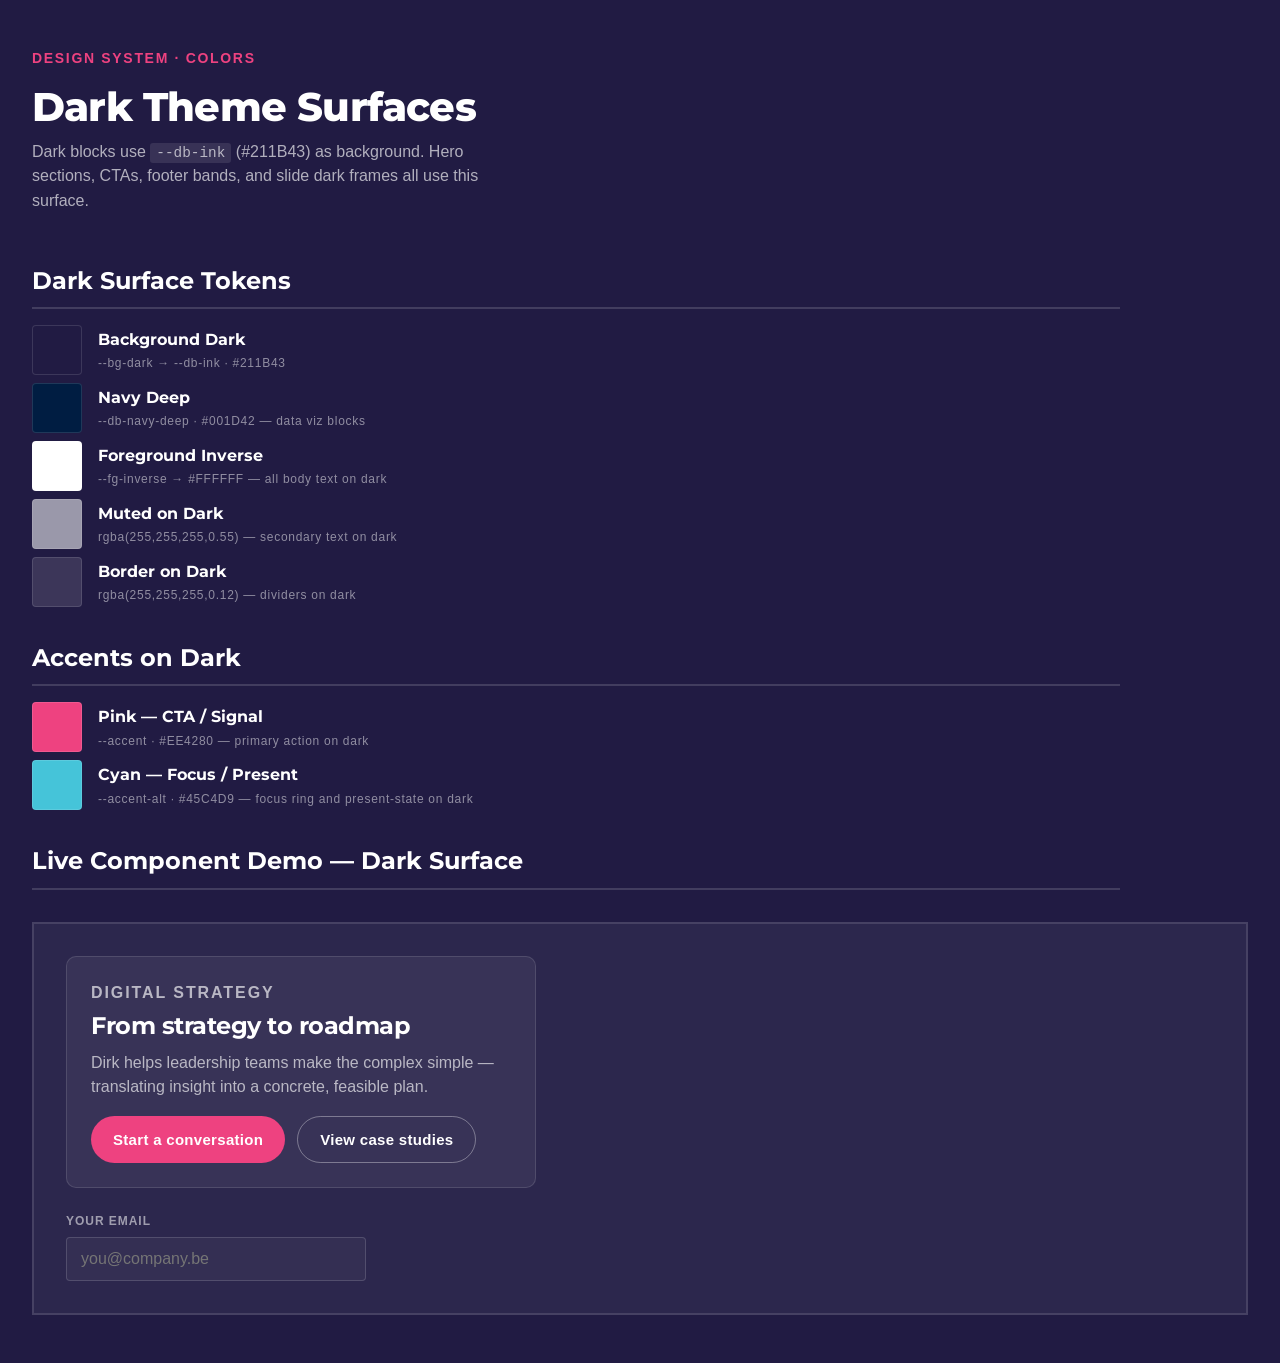
<file: dirk-bollen-design-system/preview/colors-theme-dark.html>
<!doctype html>
<html lang="en">
<head>
<meta charset="utf-8">
<meta name="viewport" content="width=device-width, initial-scale=1">
<title>Colors — Dark Theme · Dirk Bollen Design System</title>
<link rel="stylesheet" href="../colors_and_type.css">
<style>
  body { margin: 0; padding: var(--s-7) var(--s-6); background: var(--db-ink); color: var(--fg-inverse); }

  h1, h2, h3, h4, h5 { color: var(--fg-inverse); }
  .preview-header { margin-bottom: var(--s-7); }
  .section-label { font-family: var(--font-display); font-size: var(--t-h4); font-weight: 700;
    margin: 0 0 var(--s-4); padding-bottom: var(--s-2);
    border-bottom: 2px solid rgba(255,255,255,0.15); color: #fff; }

  .swatch-row { display: flex; flex-direction: column; gap: var(--s-2); margin-bottom: var(--s-6); }
  .swatch-row-item { display: flex; align-items: center; gap: var(--s-4); }
  .color-chip { width: 48px; height: 48px; border-radius: var(--r-sm); flex-shrink: 0;
    border: 1px solid rgba(255,255,255,0.12); }
  .chip-label .name  { font-family: var(--font-display); font-size: var(--t-body-sm); font-weight: 700;
    margin: 0; color: #fff; }
  .chip-label .token { font-family: var(--font-ui); font-size: var(--t-micro); letter-spacing: 0.06em;
    color: rgba(255,255,255,0.5); margin: 2px 0 0; }

  .demo-section {
    background: rgba(255,255,255,0.05);
    border: 2px solid rgba(255,255,255,0.12);
    padding: var(--s-6);
    margin-top: var(--s-6);
  }
  .demo-card {
    background: rgba(255,255,255,0.06);
    border: 1px solid rgba(255,255,255,0.12);
    border-radius: var(--r-md);
    padding: var(--s-5);
    max-width: 420px;
  }
  .demo-card .eyebrow { margin-bottom: var(--s-2); }
  .demo-card h3 { font-size: var(--t-h4); color: #fff; margin-bottom: var(--s-3); }
  .demo-card p { font-size: var(--t-body-sm); color: rgba(255,255,255,0.65); margin: 0 0 var(--s-4); max-width: 100%; }
  .demo-actions { display: flex; gap: var(--s-3); flex-wrap: wrap; }

  .dark-field { display: flex; flex-direction: column; gap: 6px; margin-top: var(--s-5); }
  .dark-field label { font-family: var(--font-ui); font-weight: 600; font-size: 12px;
    letter-spacing: 0.08em; text-transform: uppercase; color: rgba(255,255,255,0.55); }
  .dark-field input { font-family: var(--font-body); font-size: 16px; padding: 12px 14px;
    border: 1.5px solid rgba(255,255,255,0.15); background: rgba(255,255,255,0.04);
    color: #fff; border-radius: var(--r-sm); outline: none;
    transition: border-color var(--dur-fast) var(--ease-out); }
  .dark-field input:focus { border-color: var(--db-cyan); }
</style>
</head>
<body>
<div class="preview-header">
  <p class="eyebrow">Design System · Colors</p>
  <h1 style="font-size:var(--t-h2);margin:0 0 var(--s-3);color:#fff;">Dark Theme Surfaces</h1>
  <p style="color:rgba(255,255,255,0.65);font-size:var(--t-body-sm);max-width:56ch;">Dark blocks use <code style="background:rgba(255,255,255,0.1);padding:2px 6px;border-radius:3px;font-size:0.9em;">--db-ink</code> (#211B43) as background. Hero sections, CTAs, footer bands, and slide dark frames all use this surface.</p>
</div>

<p class="section-label">Dark Surface Tokens</p>
<div class="swatch-row">
  <div class="swatch-row-item">
    <div class="color-chip" style="background:#211B43;"></div>
    <div class="chip-label">
      <p class="name">Background Dark</p>
      <p class="token">--bg-dark → --db-ink · #211B43</p>
    </div>
  </div>
  <div class="swatch-row-item">
    <div class="color-chip" style="background:#001D42;"></div>
    <div class="chip-label">
      <p class="name">Navy Deep</p>
      <p class="token">--db-navy-deep · #001D42 — data viz blocks</p>
    </div>
  </div>
  <div class="swatch-row-item">
    <div class="color-chip" style="background:#FFFFFF;"></div>
    <div class="chip-label">
      <p class="name">Foreground Inverse</p>
      <p class="token">--fg-inverse → #FFFFFF — all body text on dark</p>
    </div>
  </div>
  <div class="swatch-row-item">
    <div class="color-chip" style="background:rgba(255,255,255,0.55);"></div>
    <div class="chip-label">
      <p class="name">Muted on Dark</p>
      <p class="token">rgba(255,255,255,0.55) — secondary text on dark</p>
    </div>
  </div>
  <div class="swatch-row-item">
    <div class="color-chip" style="background:rgba(255,255,255,0.12);"></div>
    <div class="chip-label">
      <p class="name">Border on Dark</p>
      <p class="token">rgba(255,255,255,0.12) — dividers on dark</p>
    </div>
  </div>
</div>

<p class="section-label">Accents on Dark</p>
<div class="swatch-row">
  <div class="swatch-row-item">
    <div class="color-chip" style="background:#EE4280;"></div>
    <div class="chip-label">
      <p class="name">Pink — CTA / Signal</p>
      <p class="token">--accent · #EE4280 — primary action on dark</p>
    </div>
  </div>
  <div class="swatch-row-item">
    <div class="color-chip" style="background:#45C4D9;"></div>
    <div class="chip-label">
      <p class="name">Cyan — Focus / Present</p>
      <p class="token">--accent-alt · #45C4D9 — focus ring and present-state on dark</p>
    </div>
  </div>
</div>

<p class="section-label">Live Component Demo — Dark Surface</p>
<div class="demo-section">
  <div class="demo-card">
    <p class="eyebrow">Digital Strategy</p>
    <h3>From strategy to roadmap</h3>
    <p>Dirk helps leadership teams make the complex simple — translating insight into a concrete, feasible plan.</p>
    <div class="demo-actions">
      <button class="btn btn-pink">Start a conversation</button>
      <button class="btn btn-ghost-white">View case studies</button>
    </div>
  </div>
  <div class="dark-field" style="max-width:300px;">
    <label>Your email</label>
    <input type="email" placeholder="you@company.be">
  </div>
</div>
</body>
</html>
</file>
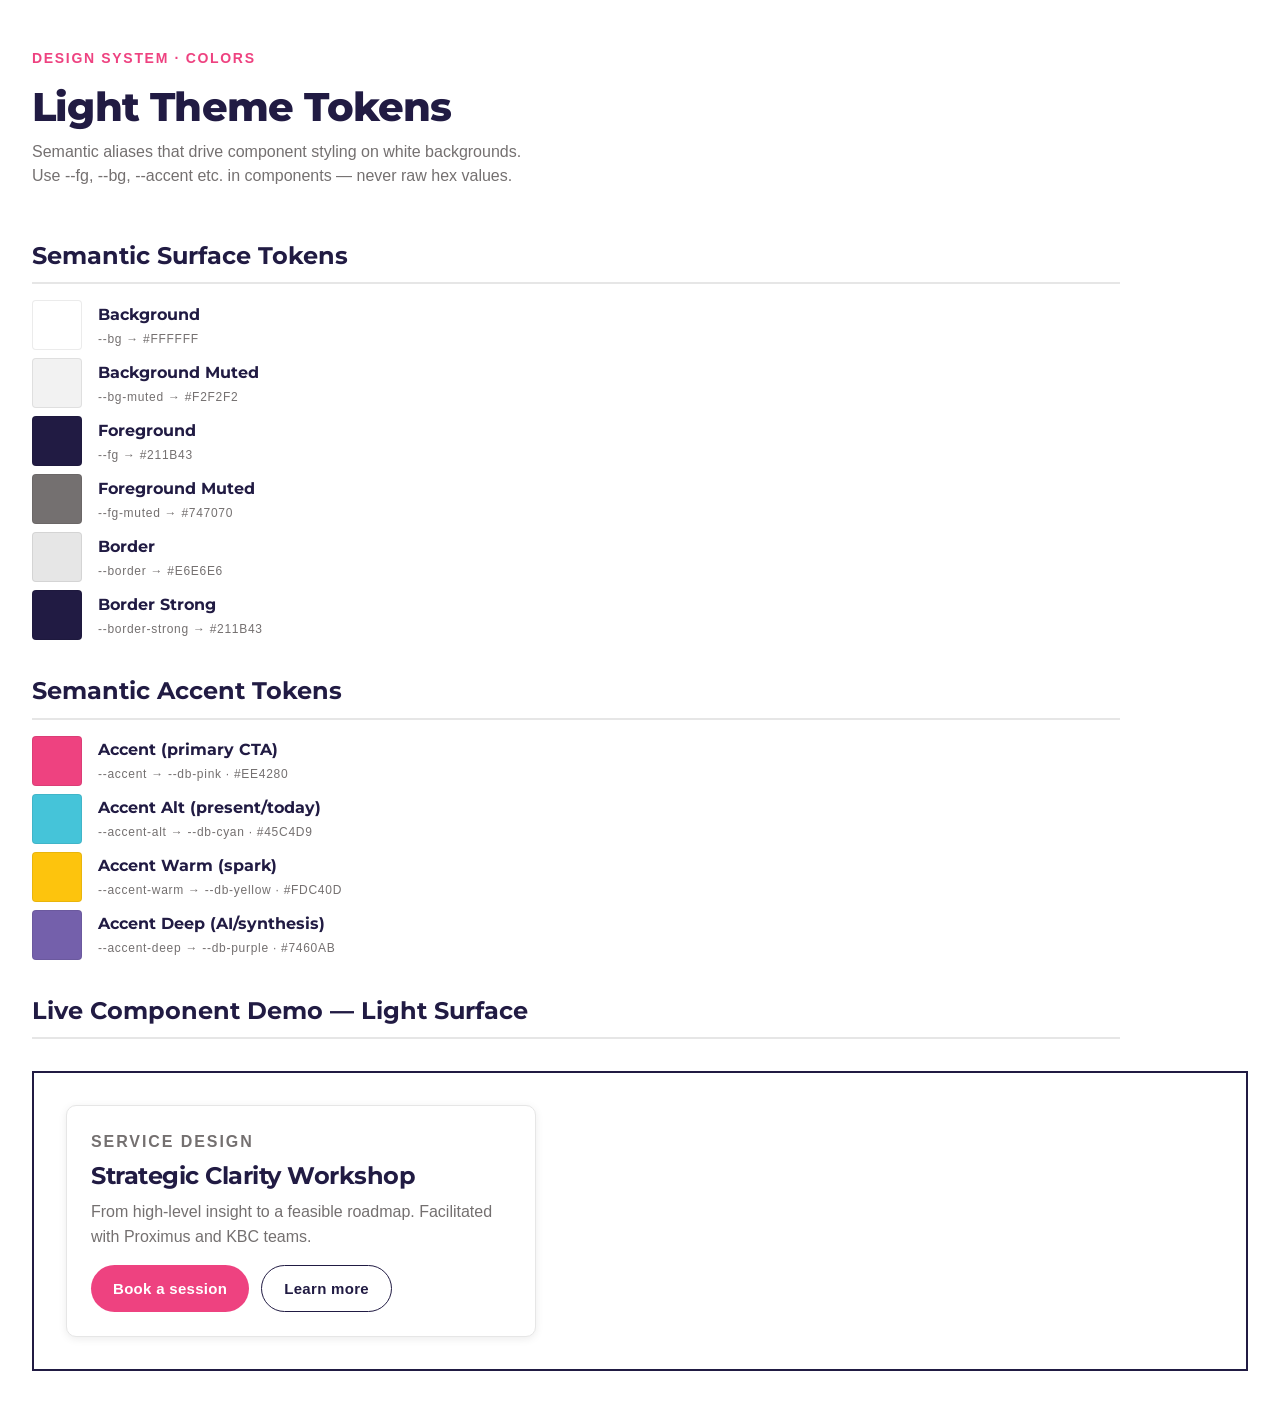
<file: dirk-bollen-design-system/preview/colors-theme-light.html>
<!doctype html>
<html lang="en">
<head>
<meta charset="utf-8">
<meta name="viewport" content="width=device-width, initial-scale=1">
<title>Colors — Light Theme · Dirk Bollen Design System</title>
<link rel="stylesheet" href="../colors_and_type.css">
<style>
  body { margin: 0; padding: var(--s-7) var(--s-6); background: var(--bg); }
  .preview-header { margin-bottom: var(--s-7); }
  .section-label { font-family: var(--font-display); font-size: var(--t-h4); font-weight: 700;
    margin: 0 0 var(--s-4); padding-bottom: var(--s-2); border-bottom: 2px solid var(--border); color: var(--fg); }

  .swatch-row { display: flex; flex-direction: column; gap: var(--s-2); margin-bottom: var(--s-6); }
  .swatch-row-item { display: flex; align-items: center; gap: var(--s-4); }
  .color-chip { width: 48px; height: 48px; border-radius: var(--r-sm); flex-shrink: 0;
    border: 1px solid rgba(0,0,0,0.08); }
  .chip-label { flex: 1; }
  .chip-label .name  { font-family: var(--font-display); font-size: var(--t-body-sm); font-weight: 700; margin: 0; }
  .chip-label .token { font-family: var(--font-ui); font-size: var(--t-micro); letter-spacing: 0.06em;
    color: var(--fg-muted); margin: 2px 0 0; }

  .demo-section {
    background: var(--bg);
    border: 2px solid var(--border-strong);
    padding: var(--s-6);
    margin-top: var(--s-6);
  }
  .demo-card {
    background: var(--bg);
    border: 1.5px solid var(--border);
    border-radius: var(--r-md);
    padding: var(--s-5);
    max-width: 420px;
    box-shadow: var(--sh-2);
  }
  .demo-card .eyebrow { margin-bottom: var(--s-2); }
  .demo-card h3 { font-size: var(--t-h4); margin-bottom: var(--s-3); }
  .demo-card p { font-size: var(--t-body-sm); color: var(--fg-muted); margin: 0 0 var(--s-4); }
  .demo-actions { display: flex; gap: var(--s-3); flex-wrap: wrap; }
</style>
</head>
<body>
<div class="preview-header">
  <p class="eyebrow">Design System · Colors</p>
  <h1 style="font-size:var(--t-h2);margin:0 0 var(--s-3);">Light Theme Tokens</h1>
  <p style="color:var(--fg-muted);font-size:var(--t-body-sm);max-width:56ch;">Semantic aliases that drive component styling on white backgrounds. Use --fg, --bg, --accent etc. in components — never raw hex values.</p>
</div>

<p class="section-label">Semantic Surface Tokens</p>
<div class="swatch-row">
  <div class="swatch-row-item">
    <div class="color-chip" style="background:#FFFFFF;"></div>
    <div class="chip-label">
      <p class="name">Background</p>
      <p class="token">--bg → #FFFFFF</p>
    </div>
  </div>
  <div class="swatch-row-item">
    <div class="color-chip" style="background:#F2F2F2;"></div>
    <div class="chip-label">
      <p class="name">Background Muted</p>
      <p class="token">--bg-muted → #F2F2F2</p>
    </div>
  </div>
  <div class="swatch-row-item">
    <div class="color-chip" style="background:#211B43;"></div>
    <div class="chip-label">
      <p class="name">Foreground</p>
      <p class="token">--fg → #211B43</p>
    </div>
  </div>
  <div class="swatch-row-item">
    <div class="color-chip" style="background:#747070;"></div>
    <div class="chip-label">
      <p class="name">Foreground Muted</p>
      <p class="token">--fg-muted → #747070</p>
    </div>
  </div>
  <div class="swatch-row-item">
    <div class="color-chip" style="background:#E6E6E6;"></div>
    <div class="chip-label">
      <p class="name">Border</p>
      <p class="token">--border → #E6E6E6</p>
    </div>
  </div>
  <div class="swatch-row-item">
    <div class="color-chip" style="background:#211B43;"></div>
    <div class="chip-label">
      <p class="name">Border Strong</p>
      <p class="token">--border-strong → #211B43</p>
    </div>
  </div>
</div>

<p class="section-label">Semantic Accent Tokens</p>
<div class="swatch-row">
  <div class="swatch-row-item">
    <div class="color-chip" style="background:#EE4280;"></div>
    <div class="chip-label">
      <p class="name">Accent (primary CTA)</p>
      <p class="token">--accent → --db-pink · #EE4280</p>
    </div>
  </div>
  <div class="swatch-row-item">
    <div class="color-chip" style="background:#45C4D9;"></div>
    <div class="chip-label">
      <p class="name">Accent Alt (present/today)</p>
      <p class="token">--accent-alt → --db-cyan · #45C4D9</p>
    </div>
  </div>
  <div class="swatch-row-item">
    <div class="color-chip" style="background:#FDC40D;"></div>
    <div class="chip-label">
      <p class="name">Accent Warm (spark)</p>
      <p class="token">--accent-warm → --db-yellow · #FDC40D</p>
    </div>
  </div>
  <div class="swatch-row-item">
    <div class="color-chip" style="background:#7460AB;"></div>
    <div class="chip-label">
      <p class="name">Accent Deep (AI/synthesis)</p>
      <p class="token">--accent-deep → --db-purple · #7460AB</p>
    </div>
  </div>
</div>

<p class="section-label">Live Component Demo — Light Surface</p>
<div class="demo-section">
  <div class="demo-card">
    <p class="eyebrow">Service Design</p>
    <h3>Strategic Clarity Workshop</h3>
    <p>From high-level insight to a feasible roadmap. Facilitated with Proximus and KBC teams.</p>
    <div class="demo-actions">
      <button class="btn btn-pink">Book a session</button>
      <button class="btn btn-ghost">Learn more</button>
    </div>
  </div>
</div>
</body>
</html>
</file>
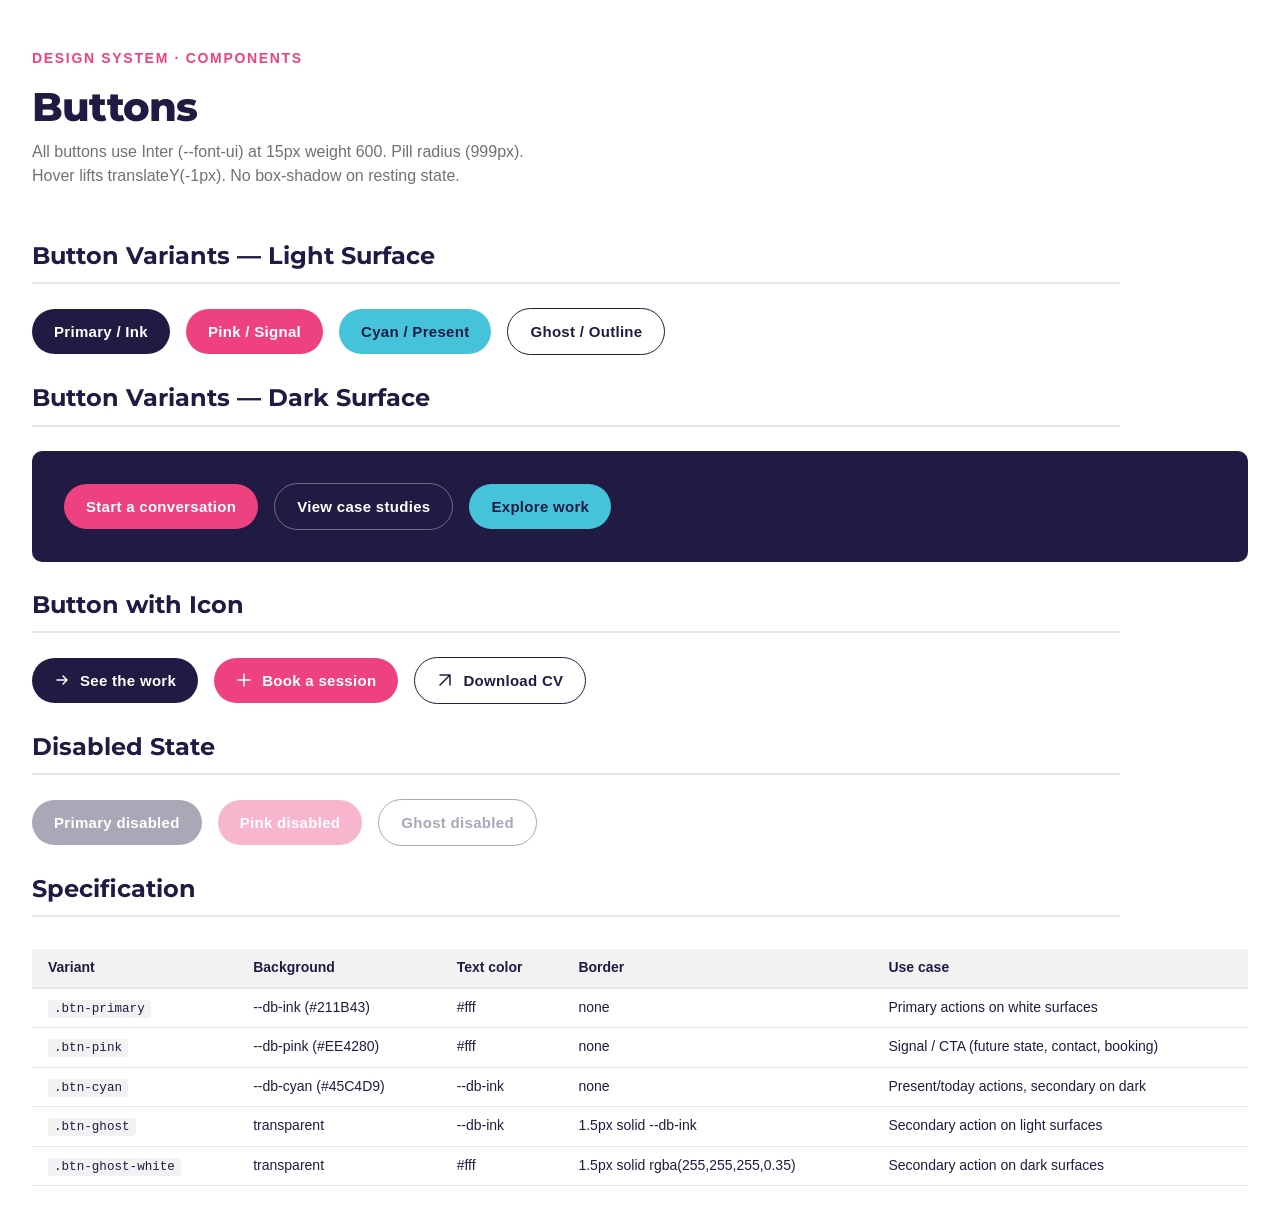
<file: dirk-bollen-design-system/preview/components-buttons.html>
<!doctype html>
<html lang="en">
<head>
<meta charset="utf-8">
<meta name="viewport" content="width=device-width, initial-scale=1">
<title>Components — Buttons · Dirk Bollen Design System</title>
<link rel="stylesheet" href="../colors_and_type.css">
<style>
  body { margin: 0; padding: var(--s-7) var(--s-6); background: var(--bg); }
  .preview-header { margin-bottom: var(--s-7); }
  .section-label { font-family: var(--font-display); font-size: var(--t-h4); font-weight: 700;
    margin: 0 0 var(--s-5); padding-bottom: var(--s-2);
    border-bottom: 2px solid var(--border); color: var(--fg); }

  .row { display: flex; align-items: center; gap: var(--s-4); flex-wrap: wrap; margin-bottom: var(--s-5); }
  .dark-surface { background: var(--db-ink); padding: var(--s-6); border-radius: var(--r-md); margin-bottom: var(--s-5); }
  .dark-surface .row { margin-bottom: 0; }

  .spec-table { width: 100%; border-collapse: collapse; font-family: var(--font-ui); font-size: var(--t-caption); margin-top: var(--s-6); }
  .spec-table th { text-align: left; padding: var(--s-2) var(--s-4); background: var(--bg-muted); font-weight: 700; border-bottom: 2px solid var(--border); }
  .spec-table td { padding: var(--s-2) var(--s-4); border-bottom: 1px solid var(--border); vertical-align: top; }
  .spec-table td code { background: var(--bg-muted); padding: 2px 6px; border-radius: 3px; font-size: 0.9em; }
</style>
</head>
<body>
<div class="preview-header">
  <p class="eyebrow">Design System · Components</p>
  <h1 style="font-size:var(--t-h2);margin:0 0 var(--s-3);">Buttons</h1>
  <p style="color:var(--fg-muted);font-size:var(--t-body-sm);max-width:56ch;">All buttons use Inter (--font-ui) at 15px weight 600. Pill radius (999px). Hover lifts translateY(-1px). No box-shadow on resting state.</p>
</div>

<p class="section-label">Button Variants — Light Surface</p>
<div class="row">
  <button class="btn btn-primary">Primary / Ink</button>
  <button class="btn btn-pink">Pink / Signal</button>
  <button class="btn btn-cyan">Cyan / Present</button>
  <button class="btn btn-ghost">Ghost / Outline</button>
</div>

<p class="section-label">Button Variants — Dark Surface</p>
<div class="dark-surface">
  <div class="row">
    <button class="btn btn-pink">Start a conversation</button>
    <button class="btn btn-ghost-white">View case studies</button>
    <button class="btn btn-cyan">Explore work</button>
  </div>
</div>

<p class="section-label">Button with Icon</p>
<div class="row">
  <button class="btn btn-primary">
    <svg width="16" height="16" viewBox="0 0 16 16" fill="none">
      <path d="M3 8h10M9 4l4 4-4 4" stroke="currentColor" stroke-width="1.5" stroke-linecap="round" stroke-linejoin="round"/>
    </svg>
    See the work
  </button>
  <button class="btn btn-pink">
    <svg width="16" height="16" viewBox="0 0 16 16" fill="none">
      <path d="M8 2v12M2 8h12" stroke="currentColor" stroke-width="1.5" stroke-linecap="round"/>
    </svg>
    Book a session
  </button>
  <button class="btn btn-ghost">
    <svg width="16" height="16" viewBox="0 0 16 16" fill="none">
      <path d="M13 3L3 13M3 3h10v10" stroke="currentColor" stroke-width="1.5" stroke-linecap="round" stroke-linejoin="round"/>
    </svg>
    Download CV
  </button>
</div>

<p class="section-label">Disabled State</p>
<div class="row">
  <button class="btn btn-primary" disabled style="opacity:0.38;cursor:not-allowed;pointer-events:none;">Primary disabled</button>
  <button class="btn btn-pink" disabled style="opacity:0.38;cursor:not-allowed;pointer-events:none;">Pink disabled</button>
  <button class="btn btn-ghost" disabled style="opacity:0.38;cursor:not-allowed;pointer-events:none;">Ghost disabled</button>
</div>

<p class="section-label">Specification</p>
<table class="spec-table">
  <thead>
    <tr>
      <th>Variant</th>
      <th>Background</th>
      <th>Text color</th>
      <th>Border</th>
      <th>Use case</th>
    </tr>
  </thead>
  <tbody>
    <tr>
      <td><code>.btn-primary</code></td>
      <td>--db-ink (#211B43)</td>
      <td>#fff</td>
      <td>none</td>
      <td>Primary actions on white surfaces</td>
    </tr>
    <tr>
      <td><code>.btn-pink</code></td>
      <td>--db-pink (#EE4280)</td>
      <td>#fff</td>
      <td>none</td>
      <td>Signal / CTA (future state, contact, booking)</td>
    </tr>
    <tr>
      <td><code>.btn-cyan</code></td>
      <td>--db-cyan (#45C4D9)</td>
      <td>--db-ink</td>
      <td>none</td>
      <td>Present/today actions, secondary on dark</td>
    </tr>
    <tr>
      <td><code>.btn-ghost</code></td>
      <td>transparent</td>
      <td>--db-ink</td>
      <td>1.5px solid --db-ink</td>
      <td>Secondary action on light surfaces</td>
    </tr>
    <tr>
      <td><code>.btn-ghost-white</code></td>
      <td>transparent</td>
      <td>#fff</td>
      <td>1.5px solid rgba(255,255,255,0.35)</td>
      <td>Secondary action on dark surfaces</td>
    </tr>
  </tbody>
</table>
</body>
</html>
</file>
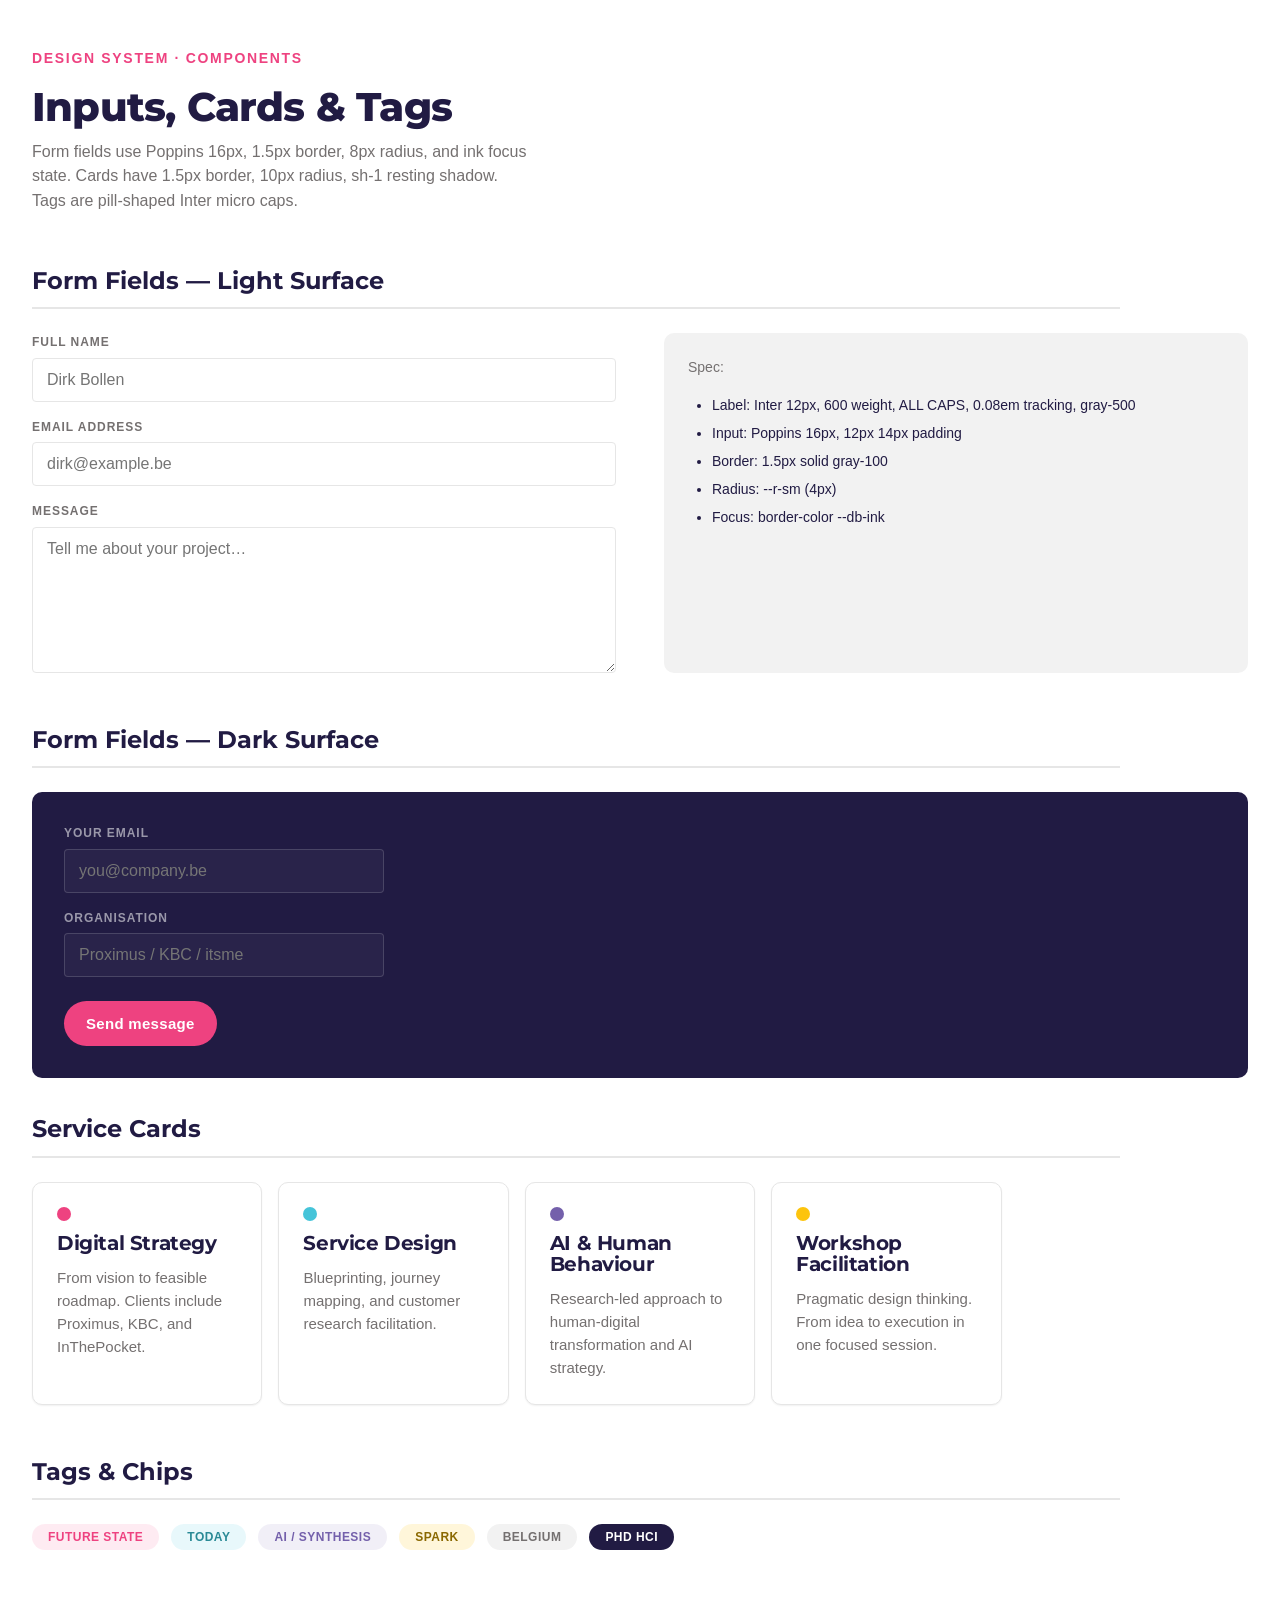
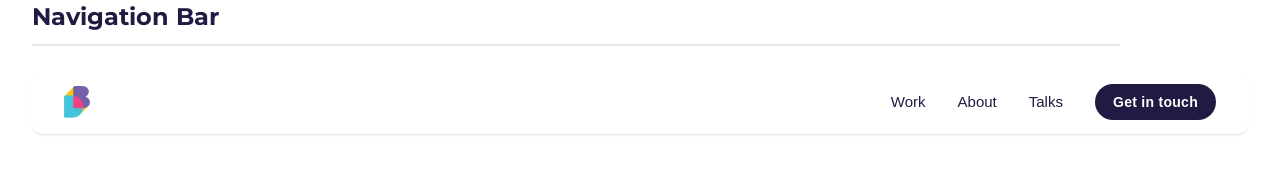
<file: dirk-bollen-design-system/preview/components-inputs.html>
<!doctype html>
<html lang="en">
<head>
<meta charset="utf-8">
<meta name="viewport" content="width=device-width, initial-scale=1">
<title>Components — Inputs & Cards · Dirk Bollen Design System</title>
<link rel="stylesheet" href="../colors_and_type.css">
<style>
  body { margin: 0; padding: var(--s-7) var(--s-6); background: var(--bg); }
  .preview-header { margin-bottom: var(--s-7); }
  .section-label { font-family: var(--font-display); font-size: var(--t-h4); font-weight: 700;
    margin: 0 0 var(--s-5); padding-bottom: var(--s-2);
    border-bottom: 2px solid var(--border); color: var(--fg); }

  .two-col { display: grid; grid-template-columns: 1fr 1fr; gap: var(--s-7); margin-bottom: var(--s-7); }
  @media (max-width: 640px) { .two-col { grid-template-columns: 1fr; } }

  .dark-surface { background: var(--db-ink); padding: var(--s-6); border-radius: var(--r-md); margin-bottom: var(--s-6); }

  /* Service card */
  .svc-grid { display: grid; grid-template-columns: repeat(auto-fill, minmax(220px, 1fr)); gap: var(--s-4); margin-bottom: var(--s-7); }
  .svc-card { display: flex; flex-direction: column; gap: var(--s-3); padding: var(--s-5); border: 1.5px solid var(--border); border-radius: var(--r-md); background: #fff; box-shadow: var(--sh-1); transition: transform var(--dur-med) var(--ease-out), box-shadow var(--dur-med) var(--ease-out); }
  .svc-card:hover { transform: translateY(-2px); box-shadow: var(--sh-2); }
  .svc-card .dot { width: 14px; height: 14px; border-radius: 50%; }
  .svc-card h3 { font-size: 20px; font-weight: 700; margin: 0; }
  .svc-card p  { font-size: 15px; color: var(--fg-muted); max-width: 100%; margin: 0; }

  /* Tag/chip */
  .chip { display: inline-flex; align-items: center; gap: var(--s-1); padding: var(--s-1) var(--s-4); border-radius: var(--r-pill); font-family: var(--font-ui); font-size: var(--t-micro); font-weight: 600; letter-spacing: 0.04em; text-transform: uppercase; }
</style>
</head>
<body>
<div class="preview-header">
  <p class="eyebrow">Design System · Components</p>
  <h1 style="font-size:var(--t-h2);margin:0 0 var(--s-3);">Inputs, Cards & Tags</h1>
  <p style="color:var(--fg-muted);font-size:var(--t-body-sm);max-width:56ch;">Form fields use Poppins 16px, 1.5px border, 8px radius, and ink focus state. Cards have 1.5px border, 10px radius, sh-1 resting shadow. Tags are pill-shaped Inter micro caps.</p>
</div>

<p class="section-label">Form Fields — Light Surface</p>
<div class="two-col">
  <div>
    <div class="field" style="margin-bottom:var(--s-4);">
      <label>Full name</label>
      <input type="text" placeholder="Dirk Bollen">
    </div>
    <div class="field" style="margin-bottom:var(--s-4);">
      <label>Email address</label>
      <input type="email" placeholder="dirk@example.be">
    </div>
    <div class="field">
      <label>Message</label>
      <textarea placeholder="Tell me about your project…"></textarea>
    </div>
  </div>
  <div style="background:var(--bg-muted);padding:var(--s-5);border-radius:var(--r-md);">
    <p style="font-family:var(--font-ui);font-size:var(--t-caption);color:var(--fg-muted);margin:0 0 var(--s-3);">Spec:</p>
    <ul style="font-family:var(--font-ui);font-size:var(--t-caption);color:var(--fg);padding-left:var(--s-5);margin:0;line-height:2;">
      <li>Label: Inter 12px, 600 weight, ALL CAPS, 0.08em tracking, gray-500</li>
      <li>Input: Poppins 16px, 12px 14px padding</li>
      <li>Border: 1.5px solid gray-100</li>
      <li>Radius: --r-sm (4px)</li>
      <li>Focus: border-color --db-ink</li>
    </ul>
  </div>
</div>

<p class="section-label">Form Fields — Dark Surface</p>
<div class="dark-surface">
  <div style="max-width:320px;">
    <div class="field field-dark" style="margin-bottom:var(--s-4);">
      <label>Your email</label>
      <input type="email" placeholder="you@company.be">
    </div>
    <div class="field field-dark">
      <label>Organisation</label>
      <input type="text" placeholder="Proximus / KBC / itsme">
    </div>
    <div style="margin-top:var(--s-5);">
      <button class="btn btn-pink">Send message</button>
    </div>
  </div>
</div>

<p class="section-label">Service Cards</p>
<div class="svc-grid">
  <div class="svc-card">
    <div class="dot" style="background:var(--db-pink);"></div>
    <h3>Digital Strategy</h3>
    <p>From vision to feasible roadmap. Clients include Proximus, KBC, and InThePocket.</p>
  </div>
  <div class="svc-card">
    <div class="dot" style="background:var(--db-cyan);"></div>
    <h3>Service Design</h3>
    <p>Blueprinting, journey mapping, and customer research facilitation.</p>
  </div>
  <div class="svc-card">
    <div class="dot" style="background:var(--db-purple);"></div>
    <h3>AI &amp; Human Behaviour</h3>
    <p>Research-led approach to human-digital transformation and AI strategy.</p>
  </div>
  <div class="svc-card">
    <div class="dot" style="background:var(--db-yellow);"></div>
    <h3>Workshop Facilitation</h3>
    <p>Pragmatic design thinking. From idea to execution in one focused session.</p>
  </div>
</div>

<p class="section-label">Tags & Chips</p>
<div style="display:flex;gap:var(--s-3);flex-wrap:wrap;margin-bottom:var(--s-7);">
  <span class="chip" style="background:rgba(238,66,128,0.1);color:var(--db-pink);">Future state</span>
  <span class="chip" style="background:rgba(69,196,217,0.12);color:#2a8a96;">Today</span>
  <span class="chip" style="background:rgba(116,96,171,0.1);color:var(--db-purple);">AI / Synthesis</span>
  <span class="chip" style="background:rgba(253,196,13,0.15);color:#8a6800;">Spark</span>
  <span class="chip" style="background:var(--bg-muted);color:var(--fg-muted);">Belgium</span>
  <span class="chip" style="background:var(--db-ink);color:#fff;">PhD HCI</span>
</div>

<p class="section-label">Navigation Bar</p>
<nav style="display:flex;align-items:center;justify-content:space-between;padding:0 var(--s-6);height:64px;background:#fff;border-bottom:1.5px solid var(--border);border-radius:var(--r-md);box-shadow:var(--sh-1);">
  <div style="display:flex;align-items:center;gap:var(--s-3);">
    <img src="../assets/logo-color.png" alt="Dirk Bollen" style="height:32px;width:auto;">
  </div>
  <div style="display:flex;align-items:center;gap:var(--s-6);">
    <a href="#" style="font-family:var(--font-body);font-size:15px;font-weight:500;color:var(--fg);text-decoration:none;border:none;">Work</a>
    <a href="#" style="font-family:var(--font-body);font-size:15px;font-weight:500;color:var(--fg);text-decoration:none;border:none;">About</a>
    <a href="#" style="font-family:var(--font-body);font-size:15px;font-weight:500;color:var(--fg);text-decoration:none;border:none;">Talks</a>
    <button class="btn btn-primary" style="padding:10px 18px;font-size:14px;">Get in touch</button>
  </div>
</nav>
</body>
</html>
</file>
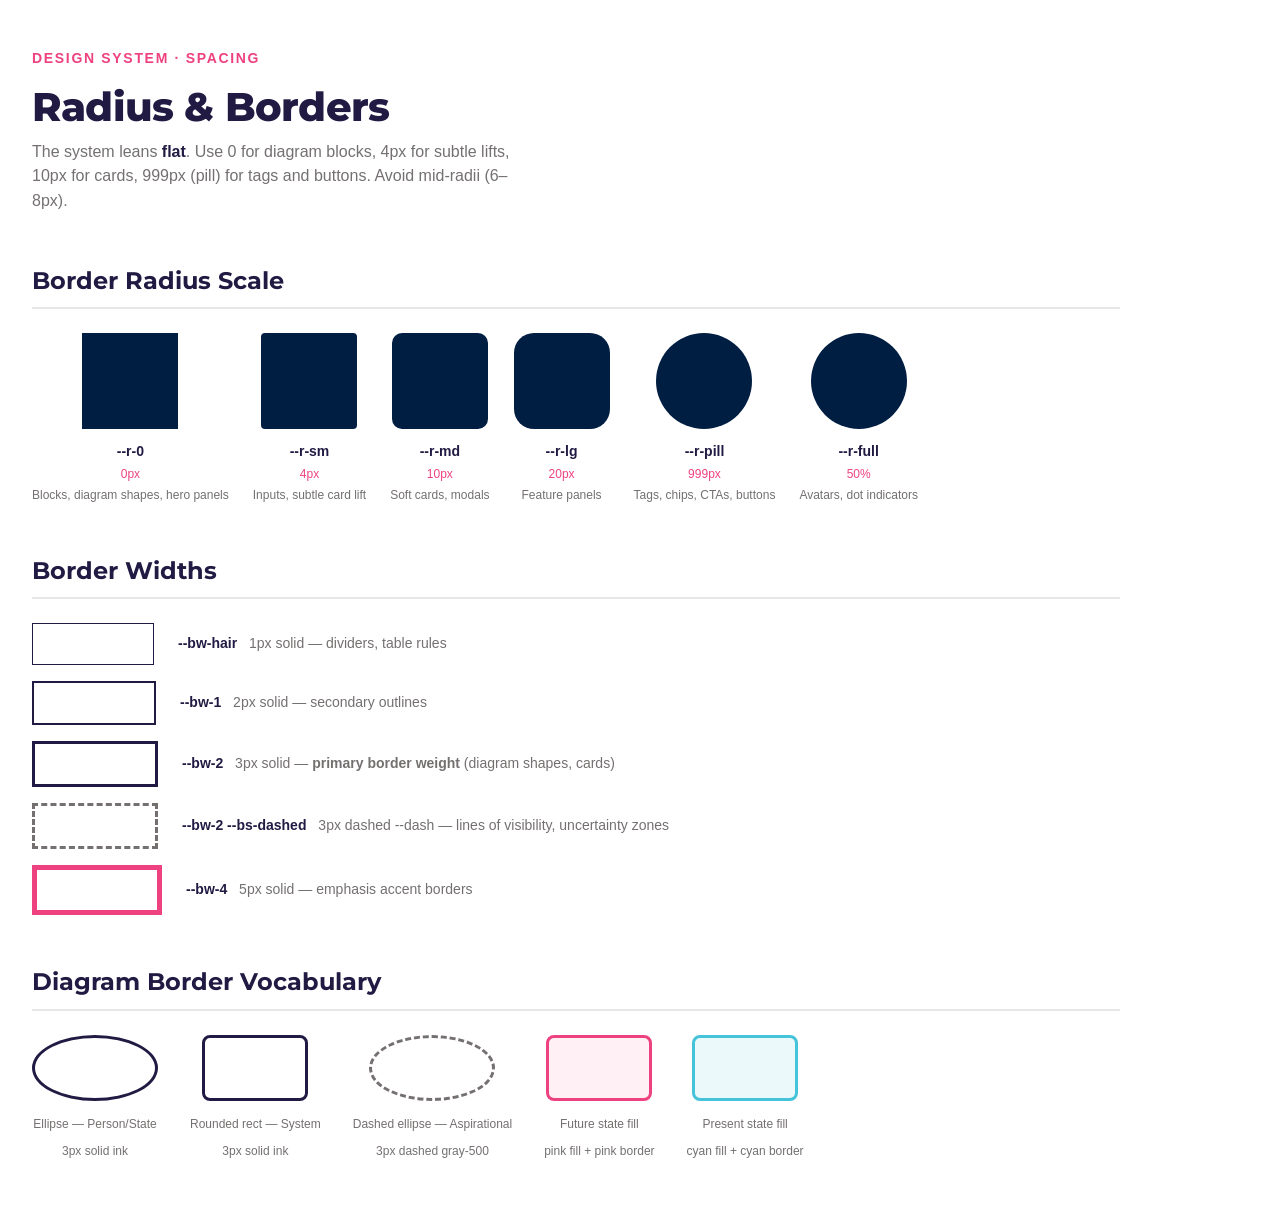
<file: dirk-bollen-design-system/preview/spacing-radius.html>
<!doctype html>
<html lang="en">
<head>
<meta charset="utf-8">
<meta name="viewport" content="width=device-width, initial-scale=1">
<title>Radius & Borders · Dirk Bollen Design System</title>
<link rel="stylesheet" href="../colors_and_type.css">
<style>
  body { margin: 0; padding: var(--s-7) var(--s-6); background: var(--bg); }
  .preview-header { margin-bottom: var(--s-7); }
  .section-label { font-family: var(--font-display); font-size: var(--t-h4); font-weight: 700;
    margin: 0 0 var(--s-5); padding-bottom: var(--s-2);
    border-bottom: 2px solid var(--border); color: var(--fg); }

  .radius-grid { display: flex; gap: var(--s-5); flex-wrap: wrap; margin-bottom: var(--s-7); }
  .radius-item { display: flex; flex-direction: column; align-items: center; gap: var(--s-3); }
  .radius-box { width: 96px; height: 96px; background: var(--db-navy-deep); }
  .radius-info { text-align: center; }
  .radius-info .token { font-family: var(--font-ui); font-size: var(--t-caption); font-weight: 700; color: var(--fg); display: block; }
  .radius-info .value { font-family: var(--font-ui); font-size: var(--t-micro); color: var(--db-pink); display: block; margin-top: 2px; }
  .radius-info .note  { font-family: var(--font-ui); font-size: var(--t-micro); color: var(--fg-muted); display: block; margin-top: 2px; }

  .border-grid { display: flex; flex-direction: column; gap: var(--s-4); margin-bottom: var(--s-7); }
  .border-item { display: flex; align-items: center; gap: var(--s-5); }
  .border-demo { width: 120px; height: 40px; }
  .border-info { font-family: var(--font-ui); font-size: var(--t-caption); }
  .border-info .token { font-weight: 700; color: var(--fg); }
  .border-info .value { color: var(--fg-muted); margin-left: var(--s-2); }
</style>
</head>
<body>
<div class="preview-header">
  <p class="eyebrow">Design System · Spacing</p>
  <h1 style="font-size:var(--t-h2);margin:0 0 var(--s-3);">Radius & Borders</h1>
  <p style="color:var(--fg-muted);font-size:var(--t-body-sm);max-width:56ch;">The system leans <strong style="color:var(--fg);">flat</strong>. Use 0 for diagram blocks, 4px for subtle lifts, 10px for cards, 999px (pill) for tags and buttons. Avoid mid-radii (6–8px).</p>
</div>

<p class="section-label">Border Radius Scale</p>
<div class="radius-grid">
  <div class="radius-item">
    <div class="radius-box" style="border-radius:0;"></div>
    <div class="radius-info">
      <span class="token">--r-0</span>
      <span class="value">0px</span>
      <span class="note">Blocks, diagram shapes, hero panels</span>
    </div>
  </div>
  <div class="radius-item">
    <div class="radius-box" style="border-radius:4px;"></div>
    <div class="radius-info">
      <span class="token">--r-sm</span>
      <span class="value">4px</span>
      <span class="note">Inputs, subtle card lift</span>
    </div>
  </div>
  <div class="radius-item">
    <div class="radius-box" style="border-radius:10px;"></div>
    <div class="radius-info">
      <span class="token">--r-md</span>
      <span class="value">10px</span>
      <span class="note">Soft cards, modals</span>
    </div>
  </div>
  <div class="radius-item">
    <div class="radius-box" style="border-radius:20px;"></div>
    <div class="radius-info">
      <span class="token">--r-lg</span>
      <span class="value">20px</span>
      <span class="note">Feature panels</span>
    </div>
  </div>
  <div class="radius-item">
    <div class="radius-box" style="border-radius:999px;"></div>
    <div class="radius-info">
      <span class="token">--r-pill</span>
      <span class="value">999px</span>
      <span class="note">Tags, chips, CTAs, buttons</span>
    </div>
  </div>
  <div class="radius-item">
    <div class="radius-box" style="border-radius:50%;"></div>
    <div class="radius-info">
      <span class="token">--r-full</span>
      <span class="value">50%</span>
      <span class="note">Avatars, dot indicators</span>
    </div>
  </div>
</div>

<p class="section-label">Border Widths</p>
<div class="border-grid">
  <div class="border-item">
    <div class="border-demo" style="border: 1px solid var(--db-ink);"></div>
    <div class="border-info">
      <span class="token">--bw-hair</span>
      <span class="value">1px solid — dividers, table rules</span>
    </div>
  </div>
  <div class="border-item">
    <div class="border-demo" style="border: 2px solid var(--db-ink);"></div>
    <div class="border-info">
      <span class="token">--bw-1</span>
      <span class="value">2px solid — secondary outlines</span>
    </div>
  </div>
  <div class="border-item">
    <div class="border-demo" style="border: 3px solid var(--db-ink);"></div>
    <div class="border-info">
      <span class="token">--bw-2</span>
      <span class="value">3px solid — <strong>primary border weight</strong> (diagram shapes, cards)</span>
    </div>
  </div>
  <div class="border-item">
    <div class="border-demo" style="border: 3px dashed var(--db-gray-500);"></div>
    <div class="border-info">
      <span class="token">--bw-2 --bs-dashed</span>
      <span class="value">3px dashed --dash — lines of visibility, uncertainty zones</span>
    </div>
  </div>
  <div class="border-item">
    <div class="border-demo" style="border: 5px solid var(--db-pink);"></div>
    <div class="border-info">
      <span class="token">--bw-4</span>
      <span class="value">5px solid — emphasis accent borders</span>
    </div>
  </div>
</div>

<p class="section-label">Diagram Border Vocabulary</p>
<div style="display:flex;gap:var(--s-6);flex-wrap:wrap;margin-top:var(--s-3);">
  <div style="text-align:center;">
    <div style="width:120px;height:60px;border-radius:50%;border:3px solid var(--db-ink);margin:0 auto var(--s-2);"></div>
    <span style="font-family:var(--font-ui);font-size:var(--t-micro);color:var(--fg-muted);">Ellipse — Person/State<br>3px solid ink</span>
  </div>
  <div style="text-align:center;">
    <div style="width:100px;height:60px;border-radius:8px;border:3px solid var(--db-ink);margin:0 auto var(--s-2);"></div>
    <span style="font-family:var(--font-ui);font-size:var(--t-micro);color:var(--fg-muted);">Rounded rect — System<br>3px solid ink</span>
  </div>
  <div style="text-align:center;">
    <div style="width:120px;height:60px;border-radius:50%;border:3px dashed var(--db-gray-500);margin:0 auto var(--s-2);"></div>
    <span style="font-family:var(--font-ui);font-size:var(--t-micro);color:var(--fg-muted);">Dashed ellipse — Aspirational<br>3px dashed gray-500</span>
  </div>
  <div style="text-align:center;">
    <div style="width:100px;height:60px;border-radius:8px;border:3px solid var(--db-pink);background:rgba(238,66,128,0.08);margin:0 auto var(--s-2);"></div>
    <span style="font-family:var(--font-ui);font-size:var(--t-micro);color:var(--fg-muted);">Future state fill<br>pink fill + pink border</span>
  </div>
  <div style="text-align:center;">
    <div style="width:100px;height:60px;border-radius:8px;border:3px solid var(--db-cyan);background:rgba(69,196,217,0.1);margin:0 auto var(--s-2);"></div>
    <span style="font-family:var(--font-ui);font-size:var(--t-micro);color:var(--fg-muted);">Present state fill<br>cyan fill + cyan border</span>
  </div>
</div>
</body>
</html>
</file>
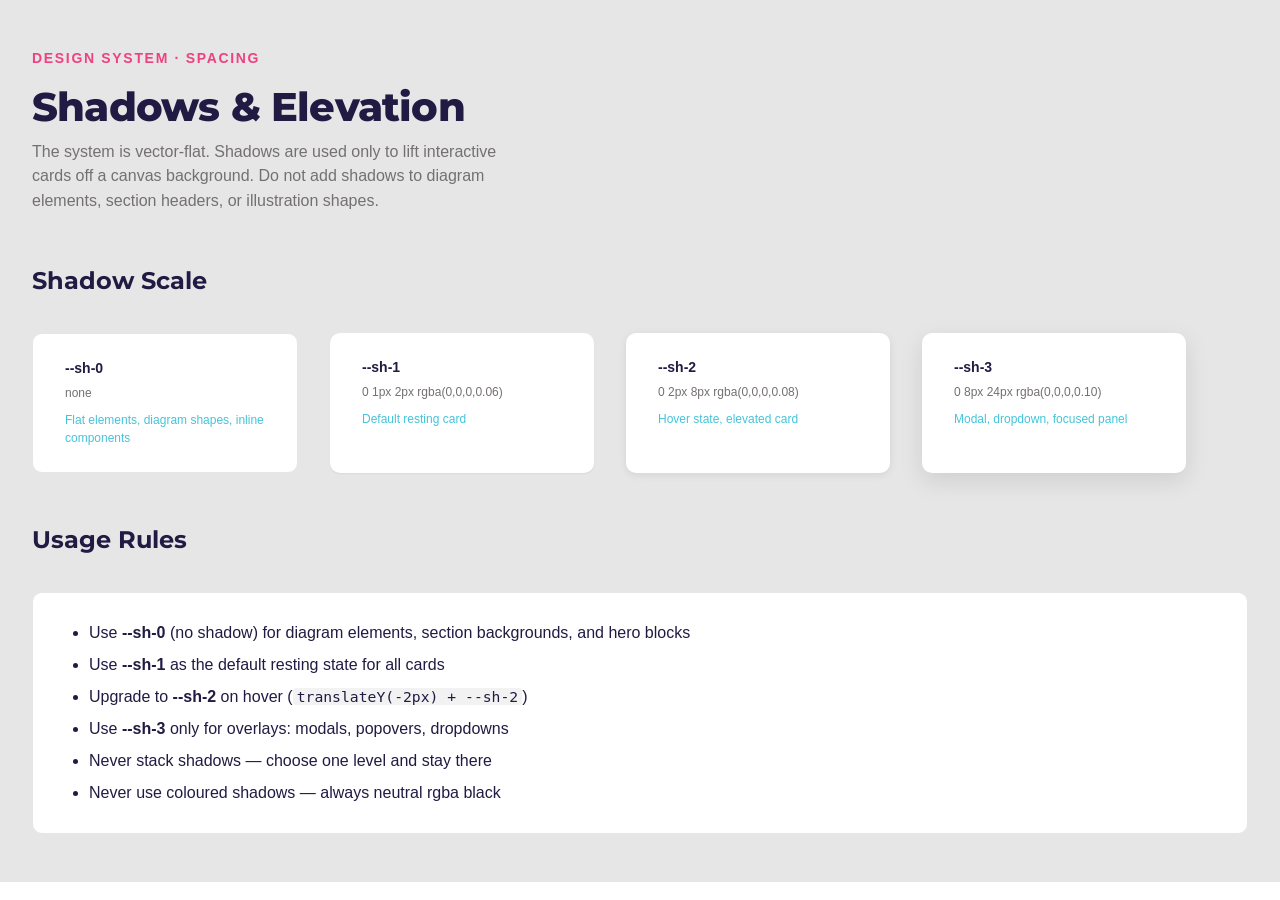
<file: dirk-bollen-design-system/preview/spacing-shadows.html>
<!doctype html>
<html lang="en">
<head>
<meta charset="utf-8">
<meta name="viewport" content="width=device-width, initial-scale=1">
<title>Shadows & Elevation · Dirk Bollen Design System</title>
<link rel="stylesheet" href="../colors_and_type.css">
<style>
  body { margin: 0; padding: var(--s-7) var(--s-6); background: var(--db-gray-100); }
  .preview-header { margin-bottom: var(--s-7); }
  .section-label { font-family: var(--font-display); font-size: var(--t-h4); font-weight: 700;
    margin: 0 0 var(--s-5); padding-bottom: var(--s-2);
    border-bottom: 2px solid var(--border); color: var(--fg); }

  .shadow-grid { display: flex; gap: var(--s-6); flex-wrap: wrap; margin-bottom: var(--s-7); }
  .shadow-card { background: #fff; padding: var(--s-5) var(--s-6); border-radius: var(--r-md); width: 200px; }
  .shadow-card .token { font-family: var(--font-ui); font-size: var(--t-caption); font-weight: 700; color: var(--fg); margin: 0 0 var(--s-1); }
  .shadow-card .value { font-family: var(--font-ui); font-size: var(--t-micro); color: var(--fg-muted); margin: 0 0 var(--s-2); }
  .shadow-card .use   { font-family: var(--font-ui); font-size: var(--t-micro); color: var(--accent-alt); margin: 0; }
</style>
</head>
<body>
<div class="preview-header">
  <p class="eyebrow">Design System · Spacing</p>
  <h1 style="font-size:var(--t-h2);margin:0 0 var(--s-3);">Shadows & Elevation</h1>
  <p style="color:var(--fg-muted);font-size:var(--t-body-sm);max-width:56ch;">The system is vector-flat. Shadows are used only to lift interactive cards off a canvas background. Do not add shadows to diagram elements, section headers, or illustration shapes.</p>
</div>

<p class="section-label">Shadow Scale</p>
<div class="shadow-grid">
  <div class="shadow-card" style="box-shadow:none;border:1.5px solid var(--border);">
    <p class="token">--sh-0</p>
    <p class="value">none</p>
    <p class="use">Flat elements, diagram shapes, inline components</p>
  </div>
  <div class="shadow-card" style="box-shadow:0 1px 2px rgba(0,0,0,0.06);">
    <p class="token">--sh-1</p>
    <p class="value">0 1px 2px rgba(0,0,0,0.06)</p>
    <p class="use">Default resting card</p>
  </div>
  <div class="shadow-card" style="box-shadow:0 2px 8px rgba(0,0,0,0.08);">
    <p class="token">--sh-2</p>
    <p class="value">0 2px 8px rgba(0,0,0,0.08)</p>
    <p class="use">Hover state, elevated card</p>
  </div>
  <div class="shadow-card" style="box-shadow:0 8px 24px rgba(0,0,0,0.10);">
    <p class="token">--sh-3</p>
    <p class="value">0 8px 24px rgba(0,0,0,0.10)</p>
    <p class="use">Modal, dropdown, focused panel</p>
  </div>
</div>

<p class="section-label">Usage Rules</p>
<div style="background:#fff;border:1.5px solid var(--border);border-radius:var(--r-md);padding:var(--s-5) var(--s-6);">
  <ul style="font-family:var(--font-body);font-size:var(--t-body-sm);color:var(--fg);padding-left:var(--s-5);margin:0;line-height:2;">
    <li>Use <strong>--sh-0</strong> (no shadow) for diagram elements, section backgrounds, and hero blocks</li>
    <li>Use <strong>--sh-1</strong> as the default resting state for all cards</li>
    <li>Upgrade to <strong>--sh-2</strong> on hover (<code style="background:var(--bg-muted);padding:0 4px;border-radius:3px;">translateY(-2px) + --sh-2</code>)</li>
    <li>Use <strong>--sh-3</strong> only for overlays: modals, popovers, dropdowns</li>
    <li>Never stack shadows — choose one level and stay there</li>
    <li>Never use coloured shadows — always neutral rgba black</li>
  </ul>
</div>
</body>
</html>
</file>
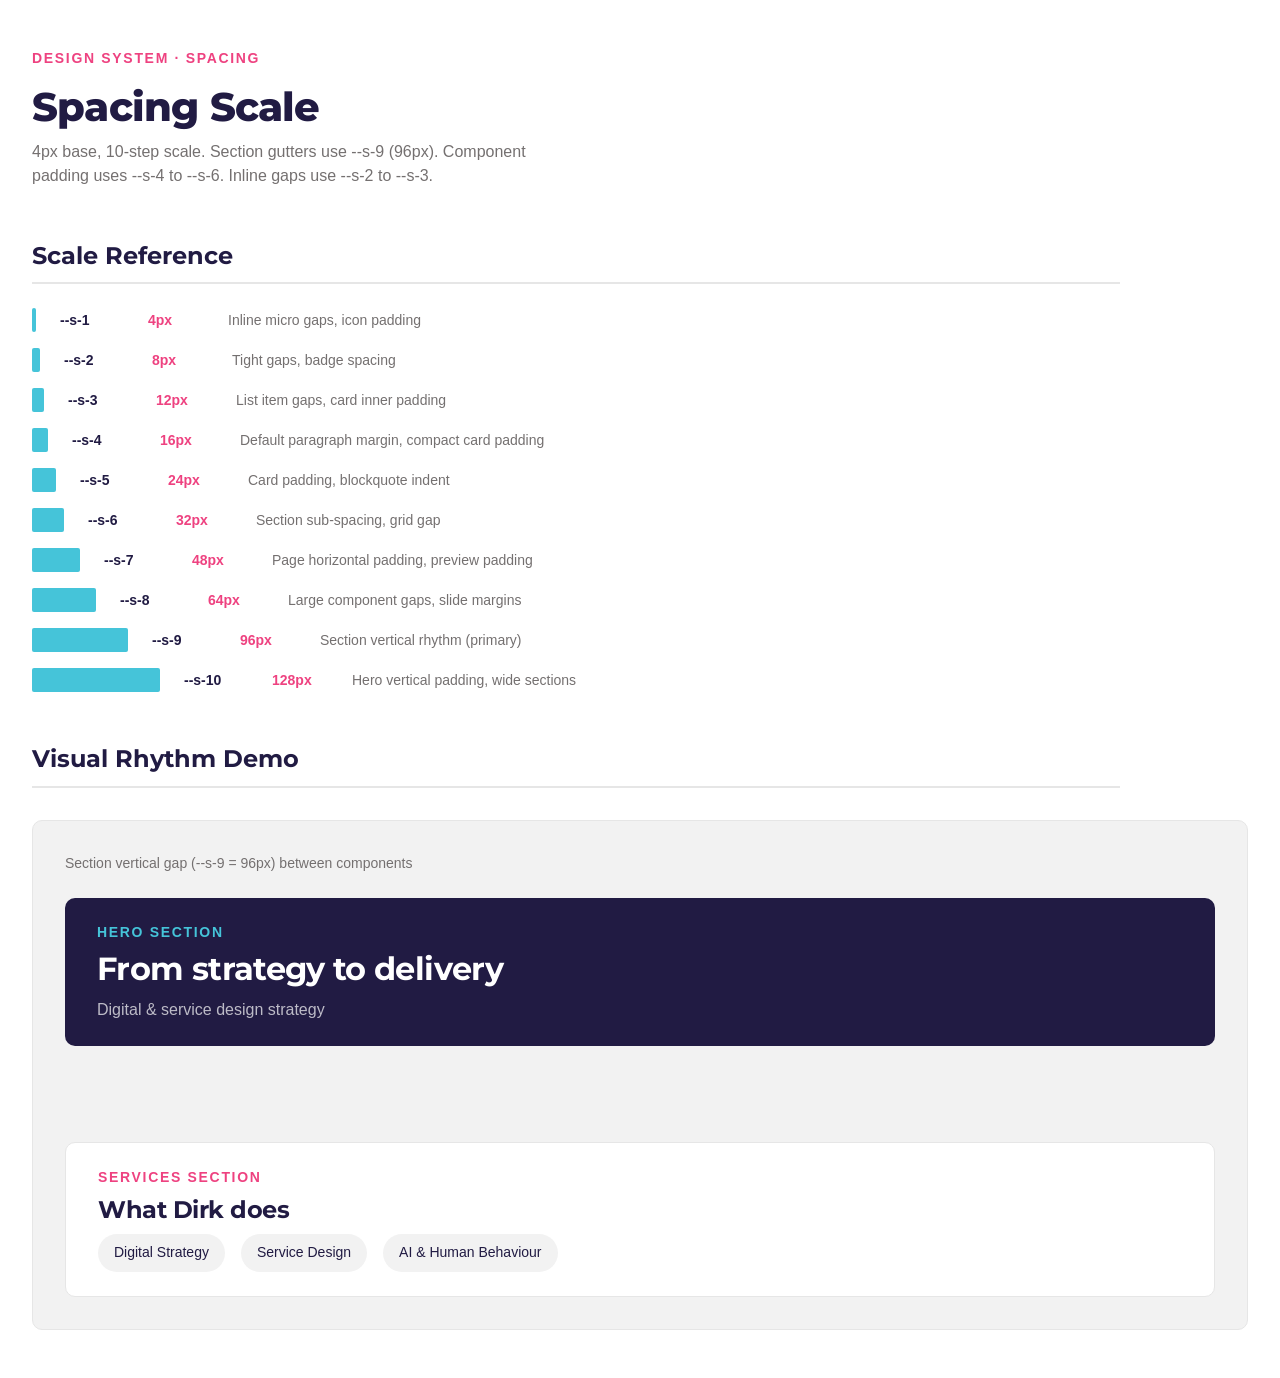
<file: dirk-bollen-design-system/preview/spacing-tokens.html>
<!doctype html>
<html lang="en">
<head>
<meta charset="utf-8">
<meta name="viewport" content="width=device-width, initial-scale=1">
<title>Spacing Tokens · Dirk Bollen Design System</title>
<link rel="stylesheet" href="../colors_and_type.css">
<style>
  body { margin: 0; padding: var(--s-7) var(--s-6); background: var(--bg); }
  .preview-header { margin-bottom: var(--s-7); }
  .section-label { font-family: var(--font-display); font-size: var(--t-h4); font-weight: 700;
    margin: 0 0 var(--s-5); padding-bottom: var(--s-2);
    border-bottom: 2px solid var(--border); color: var(--fg); }

  .spacing-row { display: flex; align-items: center; gap: var(--s-5); margin-bottom: var(--s-4); }
  .spacing-bar-wrap { display: flex; align-items: center; }
  .spacing-bar { height: 24px; background: var(--db-cyan); border-radius: 2px; min-width: 4px; }
  .spacing-info { display: flex; gap: var(--s-6); font-family: var(--font-ui); font-size: var(--t-caption); }
  .spacing-info .token { font-weight: 700; color: var(--fg); min-width: 56px; }
  .spacing-info .value { color: var(--db-pink); font-weight: 600; min-width: 48px; }
  .spacing-info .note  { color: var(--fg-muted); }

  .live-demo { background: var(--bg-muted); padding: var(--s-6); margin-top: var(--s-6); border: 1.5px solid var(--border); border-radius: var(--r-md); }
  .spacing-demo-block { background: var(--db-cyan-soft); opacity: 0.6; border-radius: 2px; }
</style>
</head>
<body>
<div class="preview-header">
  <p class="eyebrow">Design System · Spacing</p>
  <h1 style="font-size:var(--t-h2);margin:0 0 var(--s-3);">Spacing Scale</h1>
  <p style="color:var(--fg-muted);font-size:var(--t-body-sm);max-width:56ch;">4px base, 10-step scale. Section gutters use --s-9 (96px). Component padding uses --s-4 to --s-6. Inline gaps use --s-2 to --s-3.</p>
</div>

<p class="section-label">Scale Reference</p>

<div class="spacing-row">
  <div class="spacing-bar-wrap"><div class="spacing-bar" style="width:4px;"></div></div>
  <div class="spacing-info">
    <span class="token">--s-1</span>
    <span class="value">4px</span>
    <span class="note">Inline micro gaps, icon padding</span>
  </div>
</div>
<div class="spacing-row">
  <div class="spacing-bar-wrap"><div class="spacing-bar" style="width:8px;"></div></div>
  <div class="spacing-info">
    <span class="token">--s-2</span>
    <span class="value">8px</span>
    <span class="note">Tight gaps, badge spacing</span>
  </div>
</div>
<div class="spacing-row">
  <div class="spacing-bar-wrap"><div class="spacing-bar" style="width:12px;"></div></div>
  <div class="spacing-info">
    <span class="token">--s-3</span>
    <span class="value">12px</span>
    <span class="note">List item gaps, card inner padding</span>
  </div>
</div>
<div class="spacing-row">
  <div class="spacing-bar-wrap"><div class="spacing-bar" style="width:16px;"></div></div>
  <div class="spacing-info">
    <span class="token">--s-4</span>
    <span class="value">16px</span>
    <span class="note">Default paragraph margin, compact card padding</span>
  </div>
</div>
<div class="spacing-row">
  <div class="spacing-bar-wrap"><div class="spacing-bar" style="width:24px;"></div></div>
  <div class="spacing-info">
    <span class="token">--s-5</span>
    <span class="value">24px</span>
    <span class="note">Card padding, blockquote indent</span>
  </div>
</div>
<div class="spacing-row">
  <div class="spacing-bar-wrap"><div class="spacing-bar" style="width:32px;"></div></div>
  <div class="spacing-info">
    <span class="token">--s-6</span>
    <span class="value">32px</span>
    <span class="note">Section sub-spacing, grid gap</span>
  </div>
</div>
<div class="spacing-row">
  <div class="spacing-bar-wrap"><div class="spacing-bar" style="width:48px;"></div></div>
  <div class="spacing-info">
    <span class="token">--s-7</span>
    <span class="value">48px</span>
    <span class="note">Page horizontal padding, preview padding</span>
  </div>
</div>
<div class="spacing-row">
  <div class="spacing-bar-wrap"><div class="spacing-bar" style="width:64px;"></div></div>
  <div class="spacing-info">
    <span class="token">--s-8</span>
    <span class="value">64px</span>
    <span class="note">Large component gaps, slide margins</span>
  </div>
</div>
<div class="spacing-row">
  <div class="spacing-bar-wrap"><div class="spacing-bar" style="width:96px;"></div></div>
  <div class="spacing-info">
    <span class="token">--s-9</span>
    <span class="value">96px</span>
    <span class="note">Section vertical rhythm (primary)</span>
  </div>
</div>
<div class="spacing-row">
  <div class="spacing-bar-wrap"><div class="spacing-bar" style="width:128px;"></div></div>
  <div class="spacing-info">
    <span class="token">--s-10</span>
    <span class="value">128px</span>
    <span class="note">Hero vertical padding, wide sections</span>
  </div>
</div>

<p class="section-label" style="margin-top:var(--s-7);">Visual Rhythm Demo</p>
<div class="live-demo">
  <p style="font-size:var(--t-caption);color:var(--fg-muted);margin:0 0 var(--s-5);">Section vertical gap (--s-9 = 96px) between components</p>
  <div style="background:#211B43;color:#fff;padding:var(--s-5) var(--s-6);border-radius:var(--r-md);margin-bottom:var(--s-9);">
    <p class="eyebrow" style="color:var(--db-cyan);margin-bottom:var(--s-2);">Hero Section</p>
    <h2 style="color:#fff;margin-bottom:var(--s-3);font-size:var(--t-h3);">From strategy to delivery</h2>
    <p style="color:rgba(255,255,255,0.7);font-size:var(--t-body-sm);max-width:100%;margin:0;">Digital & service design strategy</p>
  </div>
  <div style="background:#fff;border:1.5px solid var(--border);border-radius:var(--r-md);padding:var(--s-5) var(--s-6);">
    <p class="eyebrow" style="margin-bottom:var(--s-2);">Services Section</p>
    <h3 style="font-size:var(--t-h4);margin-bottom:var(--s-3);">What Dirk does</h3>
    <div style="display:flex;gap:var(--s-4);flex-wrap:wrap;">
      <span style="background:var(--bg-muted);padding:var(--s-2) var(--s-4);border-radius:var(--r-pill);font-size:var(--t-caption);font-family:var(--font-ui);">Digital Strategy</span>
      <span style="background:var(--bg-muted);padding:var(--s-2) var(--s-4);border-radius:var(--r-pill);font-size:var(--t-caption);font-family:var(--font-ui);">Service Design</span>
      <span style="background:var(--bg-muted);padding:var(--s-2) var(--s-4);border-radius:var(--r-pill);font-size:var(--t-caption);font-family:var(--font-ui);">AI &amp; Human Behaviour</span>
    </div>
  </div>
</div>
</body>
</html>
</file>
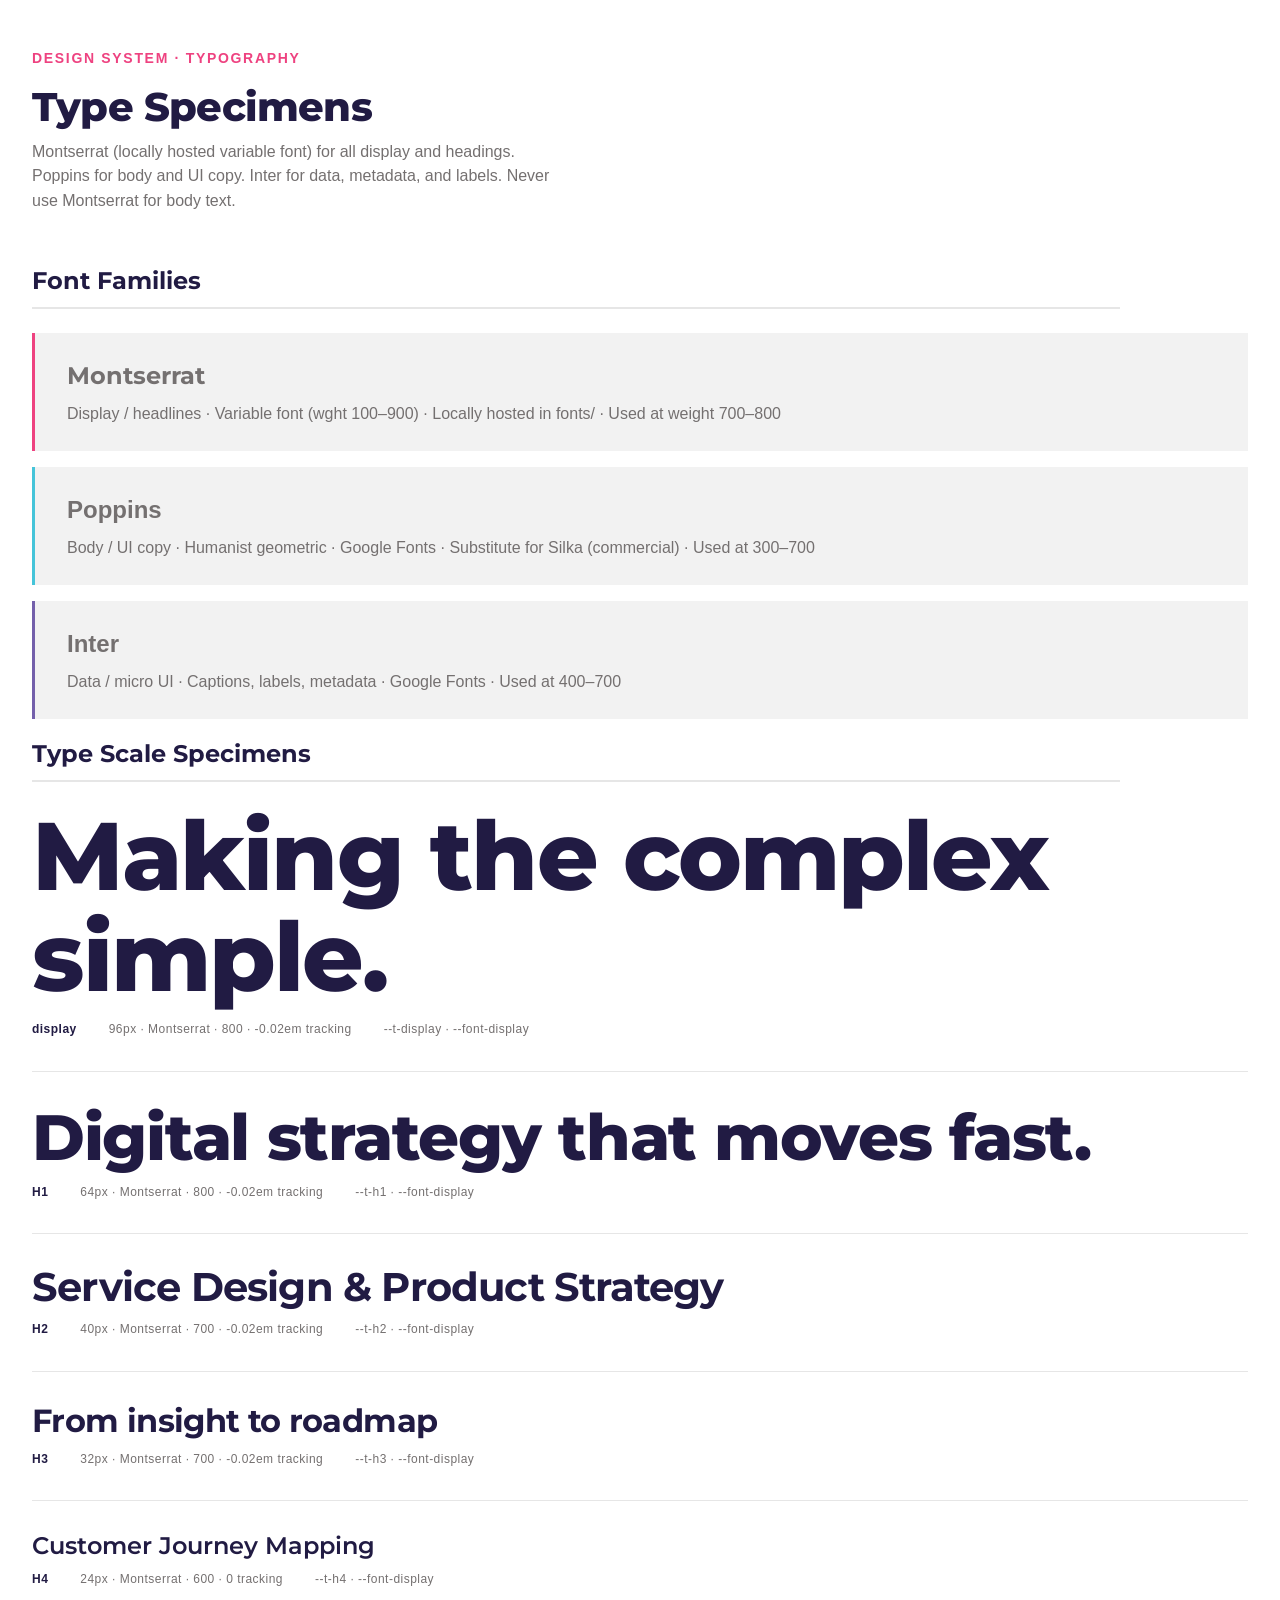
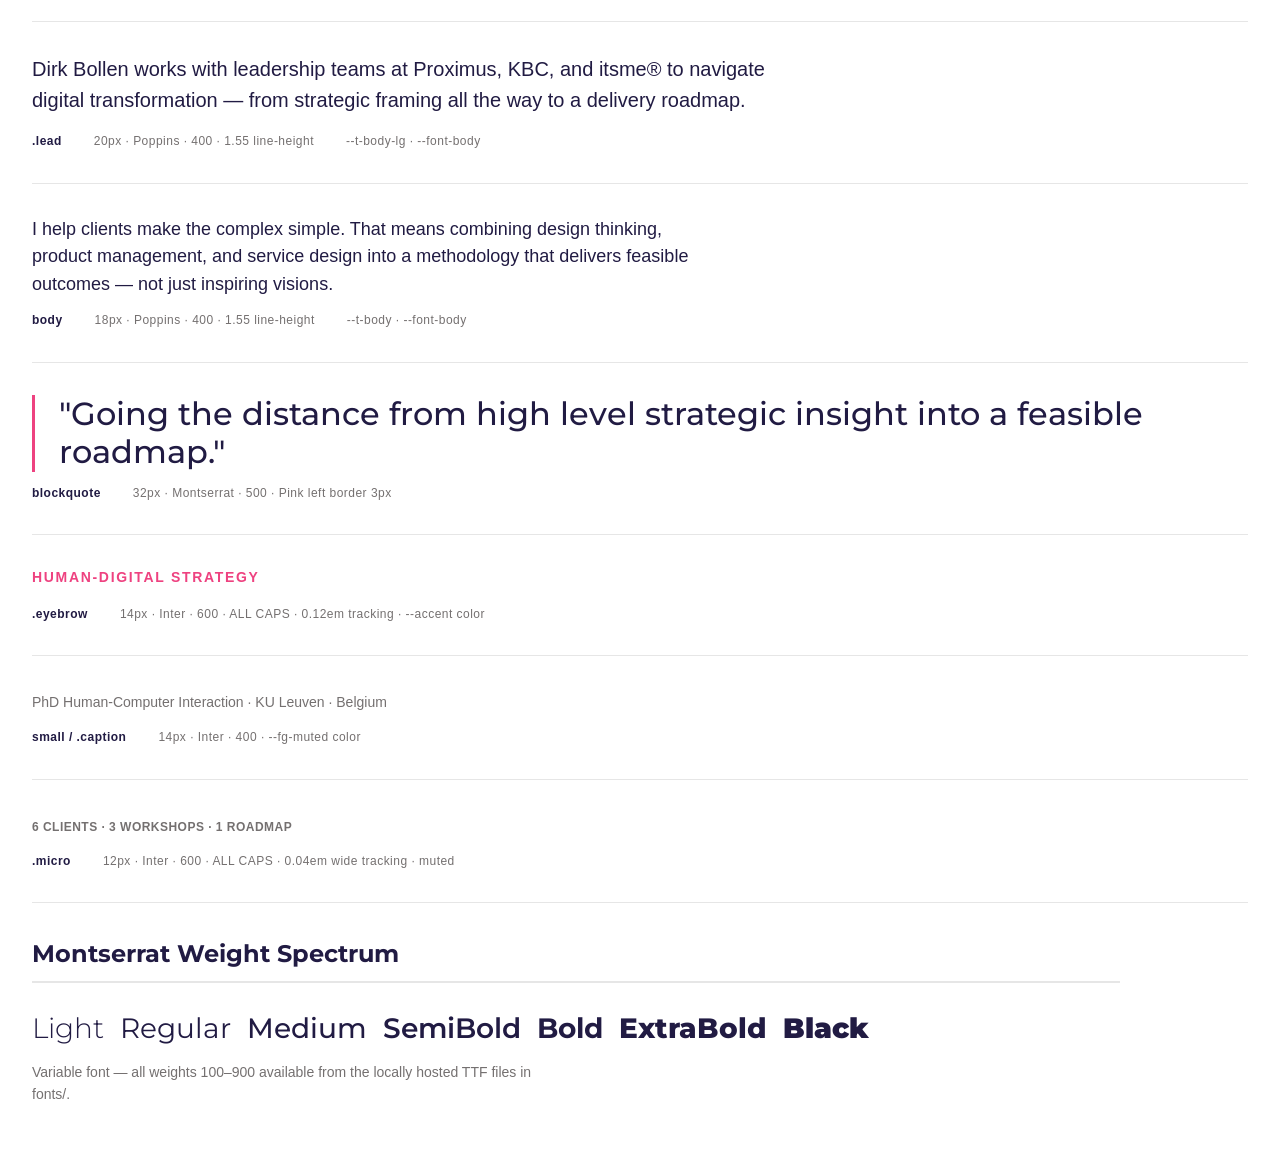
<file: dirk-bollen-design-system/preview/typography-specimens.html>
<!doctype html>
<html lang="en">
<head>
<meta charset="utf-8">
<meta name="viewport" content="width=device-width, initial-scale=1">
<title>Typography Specimens · Dirk Bollen Design System</title>
<link rel="stylesheet" href="../colors_and_type.css">
<style>
  body { margin: 0; padding: var(--s-7) var(--s-6); background: var(--bg); }
  .preview-header { margin-bottom: var(--s-7); }
  .section-label { font-family: var(--font-display); font-size: var(--t-h4); font-weight: 700;
    margin: 0 0 var(--s-5); padding-bottom: var(--s-2);
    border-bottom: 2px solid var(--border); color: var(--fg); }

  .specimen { margin-bottom: var(--s-6); padding-bottom: var(--s-6); border-bottom: 1px solid var(--border); }
  .specimen:last-child { border-bottom: none; }
  .specimen-meta {
    display: flex; gap: var(--s-6); margin-top: var(--s-3);
    font-family: var(--font-ui); font-size: var(--t-micro); color: var(--fg-muted);
    letter-spacing: 0.04em; flex-wrap: wrap;
  }
  .specimen-meta span { display: flex; gap: 4px; }
  .specimen-meta strong { color: var(--fg); }

  .font-family-block { background: var(--bg-muted); padding: var(--s-5) var(--s-6); margin-bottom: var(--s-4); border-left: 3px solid var(--accent); }
  .font-family-block .family-name { font-family: var(--font-display); font-weight: 700; font-size: var(--t-h4); margin: 0 0 var(--s-2); }
  .font-family-block p { font-size: var(--t-body-sm); color: var(--fg-muted); max-width: 100%; margin: 0; }

  .weight-row { display: flex; align-items: baseline; gap: var(--s-4); flex-wrap: wrap; margin: var(--s-3) 0; }
  .weight-sample { font-family: var(--font-display); font-size: 28px; }
</style>
</head>
<body>
<div class="preview-header">
  <p class="eyebrow">Design System · Typography</p>
  <h1 style="font-size:var(--t-h2);margin:0 0 var(--s-3);">Type Specimens</h1>
  <p style="color:var(--fg-muted);font-size:var(--t-body-sm);max-width:60ch;">Montserrat (locally hosted variable font) for all display and headings. Poppins for body and UI copy. Inter for data, metadata, and labels. Never use Montserrat for body text.</p>
</div>

<p class="section-label">Font Families</p>

<div class="font-family-block">
  <p class="family-name">Montserrat</p>
  <p>Display / headlines · Variable font (wght 100–900) · Locally hosted in fonts/ · Used at weight 700–800</p>
</div>
<div class="font-family-block" style="border-color:var(--accent-alt);">
  <p class="family-name" style="font-family:var(--font-body);">Poppins</p>
  <p style="font-family:var(--font-body);">Body / UI copy · Humanist geometric · Google Fonts · Substitute for Silka (commercial) · Used at 300–700</p>
</div>
<div class="font-family-block" style="border-color:var(--accent-deep);">
  <p class="family-name" style="font-family:var(--font-ui);font-weight:600;">Inter</p>
  <p style="font-family:var(--font-ui);">Data / micro UI · Captions, labels, metadata · Google Fonts · Used at 400–700</p>
</div>

<p class="section-label">Type Scale Specimens</p>

<div class="specimen">
  <div class="display">Making the complex simple.</div>
  <div class="specimen-meta">
    <span><strong>display</strong></span>
    <span>96px · Montserrat · 800 · -0.02em tracking</span>
    <span>--t-display · --font-display</span>
  </div>
</div>

<div class="specimen">
  <h1>Digital strategy that moves fast.</h1>
  <div class="specimen-meta">
    <span><strong>H1</strong></span>
    <span>64px · Montserrat · 800 · -0.02em tracking</span>
    <span>--t-h1 · --font-display</span>
  </div>
</div>

<div class="specimen">
  <h2>Service Design & Product Strategy</h2>
  <div class="specimen-meta">
    <span><strong>H2</strong></span>
    <span>40px · Montserrat · 700 · -0.02em tracking</span>
    <span>--t-h2 · --font-display</span>
  </div>
</div>

<div class="specimen">
  <h3>From insight to roadmap</h3>
  <div class="specimen-meta">
    <span><strong>H3</strong></span>
    <span>32px · Montserrat · 700 · -0.02em tracking</span>
    <span>--t-h3 · --font-display</span>
  </div>
</div>

<div class="specimen">
  <h4>Customer Journey Mapping</h4>
  <div class="specimen-meta">
    <span><strong>H4</strong></span>
    <span>24px · Montserrat · 600 · 0 tracking</span>
    <span>--t-h4 · --font-display</span>
  </div>
</div>

<div class="specimen">
  <p class="lead">Dirk Bollen works with leadership teams at Proximus, KBC, and itsme® to navigate digital transformation — from strategic framing all the way to a delivery roadmap.</p>
  <div class="specimen-meta">
    <span><strong>.lead</strong></span>
    <span>20px · Poppins · 400 · 1.55 line-height</span>
    <span>--t-body-lg · --font-body</span>
  </div>
</div>

<div class="specimen">
  <p style="margin:0;">I help clients make the complex simple. That means combining design thinking, product management, and service design into a methodology that delivers feasible outcomes — not just inspiring visions.</p>
  <div class="specimen-meta">
    <span><strong>body</strong></span>
    <span>18px · Poppins · 400 · 1.55 line-height</span>
    <span>--t-body · --font-body</span>
  </div>
</div>

<div class="specimen">
  <blockquote style="margin:0;">"Going the distance from high level strategic insight into a feasible roadmap."</blockquote>
  <div class="specimen-meta">
    <span><strong>blockquote</strong></span>
    <span>32px · Montserrat · 500 · Pink left border 3px</span>
  </div>
</div>

<div class="specimen">
  <p class="eyebrow">Human-Digital Strategy</p>
  <div class="specimen-meta">
    <span><strong>.eyebrow</strong></span>
    <span>14px · Inter · 600 · ALL CAPS · 0.12em tracking · --accent color</span>
  </div>
</div>

<div class="specimen">
  <small>PhD Human-Computer Interaction · KU Leuven · Belgium</small>
  <div class="specimen-meta">
    <span><strong>small / .caption</strong></span>
    <span>14px · Inter · 400 · --fg-muted color</span>
  </div>
</div>

<div class="specimen">
  <span class="micro">6 clients · 3 workshops · 1 roadmap</span>
  <div class="specimen-meta">
    <span><strong>.micro</strong></span>
    <span>12px · Inter · 600 · ALL CAPS · 0.04em wide tracking · muted</span>
  </div>
</div>

<p class="section-label">Montserrat Weight Spectrum</p>
<div class="weight-row">
  <span class="weight-sample" style="font-weight:300;">Light</span>
  <span class="weight-sample" style="font-weight:400;">Regular</span>
  <span class="weight-sample" style="font-weight:500;">Medium</span>
  <span class="weight-sample" style="font-weight:600;">SemiBold</span>
  <span class="weight-sample" style="font-weight:700;">Bold</span>
  <span class="weight-sample" style="font-weight:800;">ExtraBold</span>
  <span class="weight-sample" style="font-weight:900;">Black</span>
</div>
<p style="font-size:var(--t-caption);color:var(--fg-muted);margin-top:var(--s-3);">Variable font — all weights 100–900 available from the locally hosted TTF files in fonts/.</p>
</body>
</html>
</file>
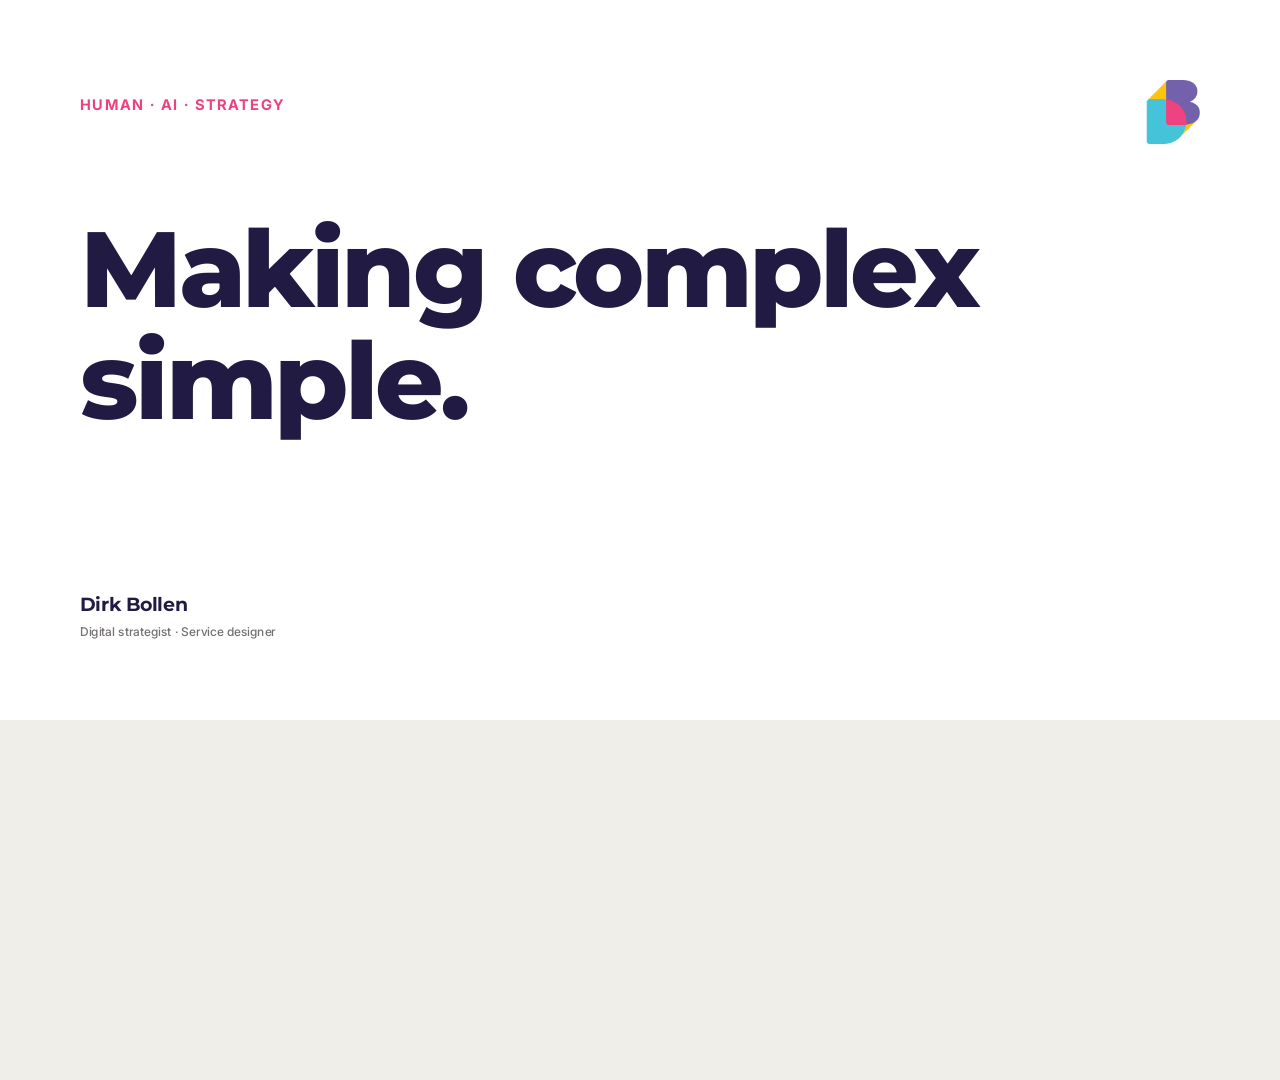
<file: dirkbollen-brand/examples/slide.html>
<!DOCTYPE html>
<html lang="en">
<head>
<meta charset="utf-8">
<title>Dirk Bollen — slide template</title>
<link rel="stylesheet" href="../tokens.css">
<style>
  html, body { margin: 0; padding: 0; background: #f0eee9; overflow: hidden; }
  .slide {
    width: 1920px; height: 1080px; background: var(--db-white);
    position: relative; color: var(--db-ink);
    font-family: var(--font-body);
    transform-origin: top left;
  }
  .eyebrow {
    position: absolute; left: 120px; top: 140px;
    font-family: var(--font-ui);
    font-size: 22px; font-weight: 700;
    letter-spacing: var(--tr-caps); text-transform: uppercase;
    color: var(--db-pink); margin: 0;
  }
  h1.title {
    position: absolute; left: 120px; top: 320px;
    font-family: var(--font-display);
    font-weight: 800; font-size: 160px;
    line-height: var(--lh-tight); letter-spacing: -0.03em;
    color: var(--db-ink); margin: 0; max-width: 1500px;
  }
  .by {
    position: absolute; left: 120px; bottom: 120px;
    font-family: var(--font-display);
    font-weight: 700; font-size: 28px;
    color: var(--db-ink);
  }
  .by small {
    display: block;
    font-family: var(--font-ui);
    font-weight: 500; font-size: 18px;
    color: var(--db-gray-500); margin-top: 6px;
  }
  .mark { position: absolute; right: 120px; top: 120px; width: 80px; }
  .mark img { width: 100%; height: auto; display: block; }
</style>
</head>
<body>
  <div class="slide">
    <div class="eyebrow">Human · AI · Strategy</div>
    <h1 class="title">Making complex<br>simple.</h1>
    <div class="by">
      Dirk Bollen
      <small>Digital strategist · Service designer</small>
    </div>
    <div class="mark"><img src="../assets/logo-icon-color.png" alt="Dirk Bollen"></div>
  </div>
  <script>
    function fit() {
      const s = document.querySelector('.slide');
      const k = Math.min(innerWidth / 1920, innerHeight / 1080);
      s.style.transform = `scale(${k})`;
      document.body.style.width = (1920 * k) + 'px';
      document.body.style.height = (1080 * k) + 'px';
    }
    addEventListener('resize', fit); fit();
  </script>
</body>
</html>
</file>
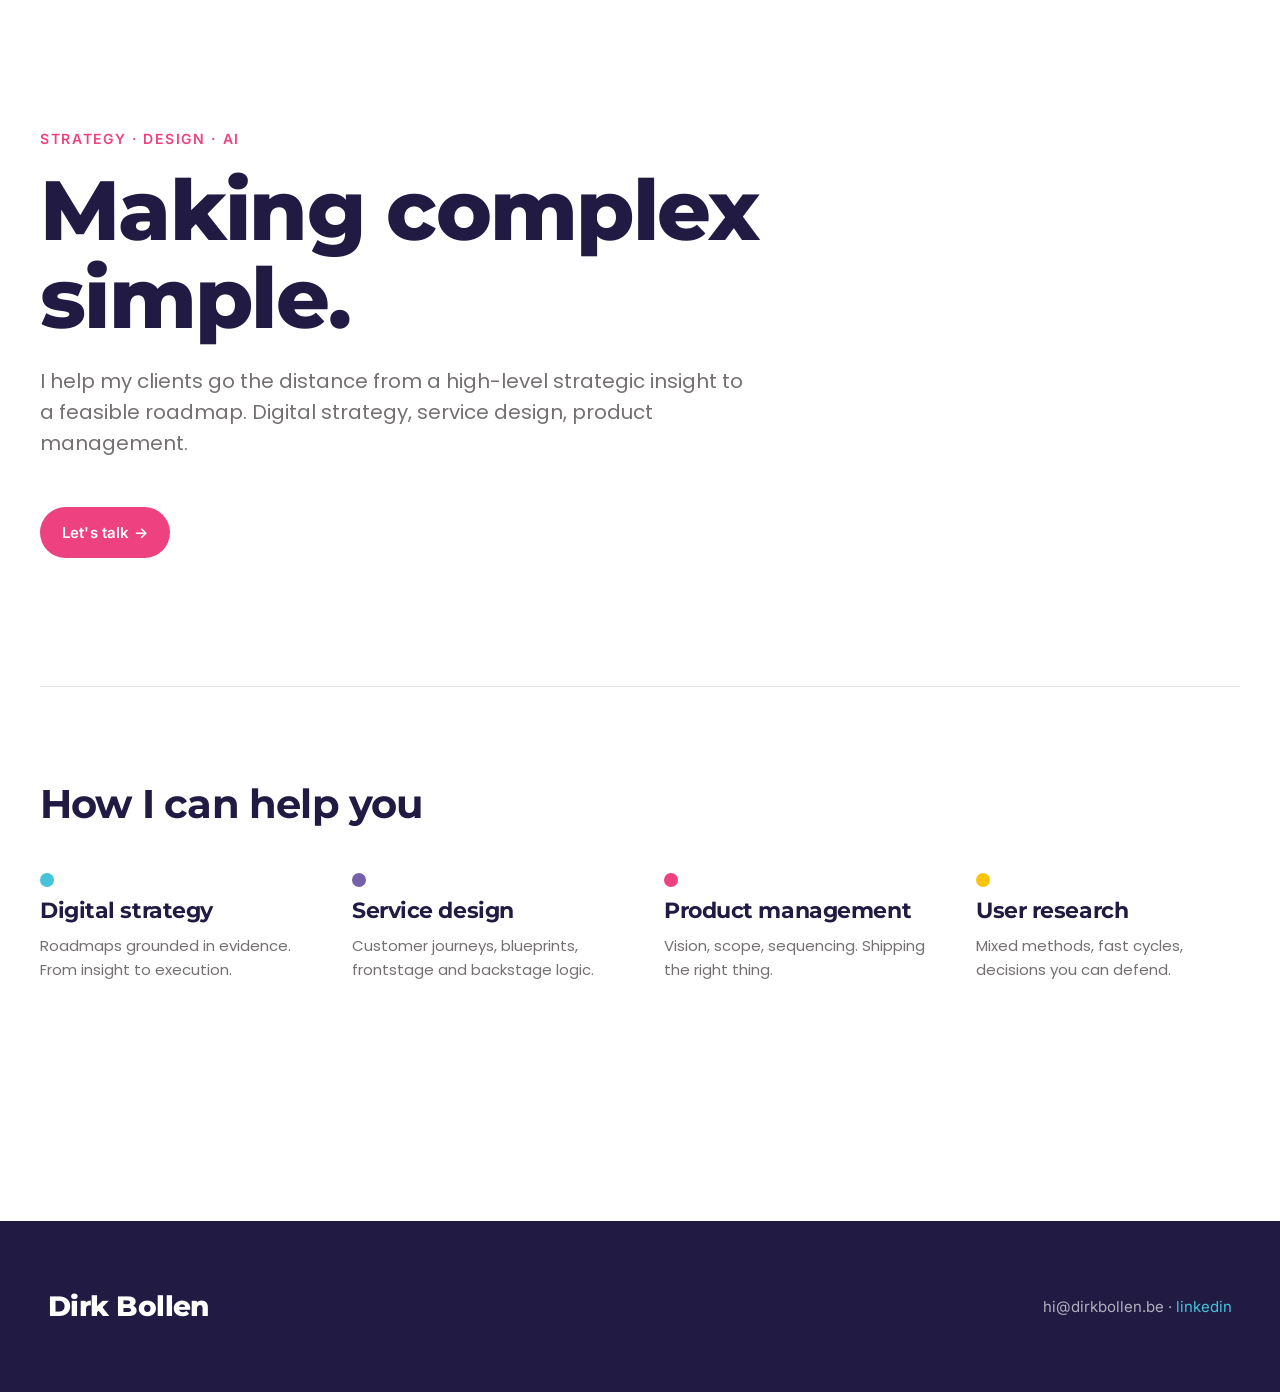
<file: dirkbollen-brand/examples/web-section.html>
<!DOCTYPE html>
<html lang="en">
<head>
<meta charset="utf-8">
<title>Dirk Bollen — web section template</title>
<link rel="stylesheet" href="../tokens.css">
<style>
  body { margin: 0; }
  .container { max-width: var(--content-w); margin: 0 auto; padding: 0 var(--s-7); }

  /* Hero */
  .hero { padding: var(--s-10) 0; }
  .hero .eyebrow { margin-bottom: var(--s-4); }
  .hero h1 {
    font-size: 84px; font-weight: 800;
    line-height: var(--lh-tight); letter-spacing: var(--tr-tight);
    color: var(--db-ink); max-width: 14ch;
    margin: 0 0 var(--s-5) 0;
  }
  .hero p.lead {
    color: var(--db-gray-500); max-width: 60ch;
    margin: 0 0 var(--s-7) 0;
  }

  /* Services grid */
  .services { padding: var(--s-9) 0; border-top: var(--bw-hair) solid var(--db-gray-100); }
  .services h2 {
    font-size: var(--t-h2); font-weight: 700;
    margin-bottom: var(--s-7);
  }
  .services .grid {
    display: grid;
    grid-template-columns: repeat(4, 1fr);
    gap: var(--s-7);
  }
  .svc { display: flex; flex-direction: column; gap: var(--s-3); }
  .svc .dot { width: 14px; height: 14px; border-radius: var(--r-full); }
  .svc h3 { font-size: 22px; font-weight: 700; margin: 0; }
  .svc p { font-size: 15px; color: var(--db-gray-500); max-width: 38ch; }

  /* Footer */
  footer {
    background: var(--db-ink); color: var(--db-white);
    padding: var(--s-8) 0; margin-top: var(--s-10);
  }
  footer .row { display: flex; justify-content: space-between; align-items: center; }
  footer .wordmark {
    font-family: var(--font-display);
    font-weight: 800; font-size: 28px; letter-spacing: var(--tr-tight);
    color: var(--db-white);
  }
  footer .contact { font-family: var(--font-ui); font-size: 15px; color: rgba(255,255,255,0.65); }
  footer .contact a { color: var(--db-cyan); }
  footer .contact a:hover { border-bottom-color: var(--db-cyan); }

  @media (max-width: 900px) {
    .services .grid { grid-template-columns: repeat(2, 1fr); }
    .hero h1 { font-size: 56px; }
  }
</style>
</head>
<body>
  <section class="hero container">
    <p class="eyebrow">Strategy · Design · AI</p>
    <h1>Making complex<br>simple.</h1>
    <p class="lead">I help my clients go the distance from a high-level strategic insight to a feasible roadmap. Digital strategy, service design, product management.</p>
    <a href="#" class="btn btn-primary">Let's talk →</a>
  </section>

  <section class="services container">
    <h2>How I can help you</h2>
    <div class="grid">
      <div class="svc">
        <div class="dot" style="background: var(--db-cyan)"></div>
        <h3>Digital strategy</h3>
        <p>Roadmaps grounded in evidence. From insight to execution.</p>
      </div>
      <div class="svc">
        <div class="dot" style="background: var(--db-purple)"></div>
        <h3>Service design</h3>
        <p>Customer journeys, blueprints, frontstage and backstage logic.</p>
      </div>
      <div class="svc">
        <div class="dot" style="background: var(--db-pink)"></div>
        <h3>Product management</h3>
        <p>Vision, scope, sequencing. Shipping the right thing.</p>
      </div>
      <div class="svc">
        <div class="dot" style="background: var(--db-yellow)"></div>
        <h3>User research</h3>
        <p>Mixed methods, fast cycles, decisions you can defend.</p>
      </div>
    </div>
  </section>

  <footer>
    <div class="container row">
      <div class="wordmark">Dirk Bollen</div>
      <div class="contact">hi@dirkbollen.be · <a href="#">linkedin</a></div>
    </div>
  </footer>
</body>
</html>
</file>
<file: dirk-bollen-design-system/colors_and_type.css>
/* ──────────────────────────────────────────────────────────
   Dirk Bollen — Colors & Type
   Personal brand system for Dirk Bollen, digital & service-design
   strategist, PhD Human-Computer Interaction.
   Source: /Users/dirkbollen/claudeai/claude/Dirk Bollen design system
   ────────────────────────────────────────────────────────── */

/* Fonts — Montserrat (headlines/emphasis) loaded locally from variable
   TTF files preserved in fonts/. Poppins (body) + Inter (UI/data) from
   Google Fonts. See fonts/README.md for substitution notes (Silka →
   Poppins, Evonik Prokyon/Antares → Inter). */
@font-face {
  font-family: 'Montserrat';
  font-style: normal;
  font-weight: 100 900;
  font-display: swap;
  src: url('fonts/Montserrat-VariableFont_wght.ttf') format('truetype-variations'),
       url('fonts/Montserrat-VariableFont_wght.ttf') format('truetype');
}
@font-face {
  font-family: 'Montserrat';
  font-style: italic;
  font-weight: 100 900;
  font-display: swap;
  src: url('fonts/Montserrat-Italic-VariableFont_wght.ttf') format('truetype-variations'),
       url('fonts/Montserrat-Italic-VariableFont_wght.ttf') format('truetype');
}
@import url('https://fonts.googleapis.com/css2?family=Poppins:ital,wght@0,300;0,400;0,500;0,600;0,700;1,400;1,500&family=Inter:wght@400;500;600;700;800&display=swap');

:root {
  /* ═══════════════════════════════════════════════════
     BRAND PALETTE
     Source: Figma /DesignSystem/Colors + example-visualisations.
     The 4 signature hues form the geometric B logo and carry
     semantic meaning in all diagrams and slides.
     ═══════════════════════════════════════════════════ */

  /* Signature brand hues */
  --db-yellow:        #FDC40D;   /* rgb(253,196,13)  — spark / accent highlight */
  --db-cyan:          #45C4D9;   /* rgb(69,196,217)  — "today" / present state */
  --db-cyan-soft:     #6ECBD5;   /* rgb(110,203,213) — tinted backgrounds, fills */
  --db-purple:        #7460AB;   /* rgb(116,96,171)  — AI / synthesis / depth */
  --db-pink:          #EE4280;   /* rgb(238,66,128)  — future / signal / CTAs */

  /* Dark inks */
  --db-ink:           #211B43;   /* rgb(33,27,67)    — primary text, logo fill */
  --db-ink-alt:       #2F2E41;   /* rgb(47,46,65)    — secondary ink */
  --db-navy-deep:     #001D42;   /* rgb(0,29,66)     — data viz / dark blocks */

  /* ═══════════════════════════════════════════════════
     NEUTRALS
     ═══════════════════════════════════════════════════ */
  --db-white:         #FFFFFF;
  --db-gray-50:       #F2F2F2;   /* subtle fills, input chrome */
  --db-gray-100:      #E6E6E6;   /* dividers / soft borders */
  --db-gray-200:      #DADADA;   /* canvas background */
  --db-gray-300:      #B9B9B9;   /* disabled / secondary strokes */
  --db-gray-500:      #747070;   /* muted text, dashed guide lines */
  --db-gray-700:      #666666;   /* body-secondary */
  --db-gray-900:      #333333;   /* dark secondary text */

  /* ═══════════════════════════════════════════════════
     SEMANTIC ALIASES
     Use these in component code; use --db-* only in token definitions.
     ═══════════════════════════════════════════════════ */
  --fg:               var(--db-ink);
  --fg-muted:         var(--db-gray-500);
  --fg-inverse:       var(--db-white);
  --bg:               var(--db-white);
  --bg-muted:         var(--db-gray-50);
  --bg-dark:          var(--db-ink);
  --accent:           var(--db-pink);        /* signal / future / CTAs */
  --accent-alt:       var(--db-cyan);        /* supportive / present */
  --accent-warm:      var(--db-yellow);      /* highlight / spark */
  --accent-deep:      var(--db-purple);      /* AI / synthesis */
  --border:           var(--db-gray-100);
  --border-strong:    var(--db-ink);
  --dash:             var(--db-gray-500);    /* dashed guide lines */

  /* ═══════════════════════════════════════════════════
     TYPE FAMILIES
     Display/headlines: Montserrat (assertive, geometric, Bold/ExtraBold)
     Body/UI copy:      Poppins    (approachable, humanist geometric)
     Data/micro:        Inter      (precise, dense UI + captions)
     Quotes/editorial:  Georgia    (restraint serif for pull-quotes)
     ═══════════════════════════════════════════════════ */
  --font-display:     'Montserrat', 'Helvetica Neue', Arial, sans-serif;
  --font-body:        'Poppins',   'Helvetica Neue', Arial, sans-serif;
  --font-ui:          'Inter',     'Helvetica Neue', Arial, sans-serif;
  --font-serif:       Georgia, 'Times New Roman', serif;

  /* ═══════════════════════════════════════════════════
     TYPE SCALE (px)
     Slide deck target is 1920×1080. Body copy in docs is 16–18px.
     ═══════════════════════════════════════════════════ */
  --t-display:   96px;     /* slide title hero */
  --t-h1:        64px;     /* page/slide title */
  --t-h2:        40px;     /* section header */
  --t-h3:        32px;     /* sub-section */
  --t-h4:        24px;     /* card title / lead label */
  --t-body-lg:   20px;     /* lead paragraph */
  --t-body:      18px;     /* default body */
  --t-body-sm:   16px;     /* secondary body */
  --t-caption:   14px;     /* captions, labels */
  --t-micro:     12px;     /* metadata, tags, chips */

  /* Line heights */
  --lh-tight:    1.05;
  --lh-snug:     1.2;
  --lh-normal:   1.4;
  --lh-relaxed:  1.55;

  /* Tracking */
  --tr-tight:    -0.02em;
  --tr-normal:    0;
  --tr-wide:      0.04em;
  --tr-caps:      0.12em;

  /* ═══════════════════════════════════════════════════
     SPACING (4px base)
     ═══════════════════════════════════════════════════ */
  --s-1:   4px;
  --s-2:   8px;
  --s-3:   12px;
  --s-4:   16px;
  --s-5:   24px;
  --s-6:   32px;
  --s-7:   48px;
  --s-8:   64px;
  --s-9:   96px;
  --s-10:  128px;

  /* ═══════════════════════════════════════════════════
     RADII
     System leans FLAT: 0 for blocks, 10px for soft cards,
     pill (999px) for tags. Avoid mid-radii (6–8px).
     ═══════════════════════════════════════════════════ */
  --r-0:    0px;
  --r-sm:   4px;
  --r-md:   10px;
  --r-lg:   20px;
  --r-pill: 999px;
  --r-full: 50%;

  /* ═══════════════════════════════════════════════════
     BORDERS
     Strong sharp outlines are signature: 3px solid ink.
     Dashed 3px mid-gray for guide lines / lines of visibility.
     ═══════════════════════════════════════════════════ */
  --bw-hair:   1px;
  --bw-1:      2px;
  --bw-2:      3px;  /* primary border weight */
  --bw-3:      4px;
  --bw-4:      5px;
  --bs-solid:  solid;
  --bs-dashed: dashed;

  /* ═══════════════════════════════════════════════════
     SHADOWS
     Restrained — vector-flat brand. Shadows only to lift cards.
     ═══════════════════════════════════════════════════ */
  --sh-0: none;
  --sh-1: 0 1px 2px rgba(0,0,0,0.06);
  --sh-2: 0 2px 8px rgba(0,0,0,0.08);
  --sh-3: 0 8px 24px rgba(0,0,0,0.10);

  /* ═══════════════════════════════════════════════════
     MOTION
     ═══════════════════════════════════════════════════ */
  --ease-out:    cubic-bezier(0.22, 1, 0.36, 1);
  --ease-in-out: cubic-bezier(0.65, 0, 0.35, 1);
  --dur-fast:    120ms;
  --dur-med:     220ms;
  --dur-slow:    420ms;

  /* ═══════════════════════════════════════════════════
     LAYOUT
     ═══════════════════════════════════════════════════ */
  --content-w: 1200px;
}

/* ──────────────────────────────────────────────────────────
   BASE ELEMENT STYLES
   ────────────────────────────────────────────────────────── */
html, body {
  font-family: var(--font-body);
  font-size: var(--t-body);
  line-height: var(--lh-relaxed);
  color: var(--fg);
  background: var(--bg);
  -webkit-font-smoothing: antialiased;
  -moz-osx-font-smoothing: grayscale;
}

h1, h2, h3, h4, h5 {
  font-family: var(--font-display);
  color: var(--fg);
  margin: 0;
  letter-spacing: var(--tr-tight);
  line-height: var(--lh-tight);
}
h1 { font-size: var(--t-h1);      font-weight: 800; }
h2 { font-size: var(--t-h2);      font-weight: 700; }
h3 { font-size: var(--t-h3);      font-weight: 700; }
h4 { font-size: var(--t-h4);      font-weight: 600; letter-spacing: var(--tr-normal); }
h5 { font-size: var(--t-body-lg); font-weight: 600; }

/* Display hero (slide titles, landing hero) */
.display {
  font-family: var(--font-display);
  font-size: var(--t-display);
  font-weight: 800;
  letter-spacing: var(--tr-tight);
  line-height: var(--lh-tight);
}

p {
  margin: 0 0 var(--s-4) 0;
  max-width: 68ch;
}

/* Lead paragraph */
.lead {
  font-size: var(--t-body-lg);
  line-height: var(--lh-relaxed);
  color: var(--fg);
}

/* Caption / small */
small, .caption {
  font-family: var(--font-ui);
  font-size: var(--t-caption);
  color: var(--fg-muted);
  line-height: var(--lh-normal);
}

/* Metadata chips, tags */
.micro {
  font-family: var(--font-ui);
  font-size: var(--t-micro);
  letter-spacing: var(--tr-wide);
  text-transform: uppercase;
  color: var(--fg-muted);
  font-weight: 600;
}

/* Section eyebrow — ALL CAPS, accent color, tracked */
.eyebrow {
  font-family: var(--font-ui);
  font-size: var(--t-caption);
  font-weight: 600;
  letter-spacing: var(--tr-caps);
  text-transform: uppercase;
  color: var(--accent);
}

/* Pull quote */
blockquote {
  font-family: var(--font-display);
  font-weight: 500;
  font-size: var(--t-h3);
  line-height: var(--lh-snug);
  margin: var(--s-6) 0;
  padding-left: var(--s-5);
  border-left: var(--bw-2) solid var(--accent);
  color: var(--fg);
}

code, kbd, pre {
  font-family: 'IBM Plex Mono', 'SFMono-Regular', Menlo, monospace;
  font-size: 0.92em;
}

/* Links: pink accent, underline on hover */
a {
  color: var(--accent);
  text-decoration: none;
  border-bottom: 1px solid transparent;
  transition: border-color var(--dur-fast) var(--ease-out);
}
a:hover { border-bottom-color: var(--accent); }

/* ──────────────────────────────────────────────────────────
   SHARED COMPONENTS (from website/site.css)
   ────────────────────────────────────────────────────────── */

/* Buttons */
.btn {
  display: inline-flex;
  align-items: center;
  gap: 10px;
  padding: 14px 22px;
  font-family: var(--font-ui);
  font-weight: 600;
  font-size: 15px;
  letter-spacing: 0.02em;
  border-radius: var(--r-pill);
  cursor: pointer;
  border: 0;
  transition: transform var(--dur-fast) var(--ease-out),
              background var(--dur-fast) var(--ease-out);
  text-decoration: none;
}
.btn:hover { transform: translateY(-1px); }
.btn-primary     { background: var(--db-ink);  color: #fff; }
.btn-pink        { background: var(--db-pink); color: #fff; }
.btn-cyan        { background: var(--db-cyan); color: var(--db-ink); }
.btn-ghost       { background: transparent; color: var(--db-ink);
                   border: 1.5px solid var(--db-ink); }
.btn-ghost-white { background: transparent; color: #fff;
                   border: 1.5px solid rgba(255,255,255,0.35); }

/* Form fields */
.field { display: flex; flex-direction: column; gap: 6px; }
.field label {
  font-family: var(--font-ui);
  font-weight: 600;
  font-size: 12px;
  letter-spacing: 0.08em;
  text-transform: uppercase;
  color: var(--db-gray-500);
}
.field input,
.field textarea {
  font-family: var(--font-body);
  font-size: 16px;
  padding: 12px 14px;
  border: 1.5px solid var(--db-gray-100);
  background: #fff;
  color: var(--db-ink);
  border-radius: var(--r-sm);
  outline: none;
  transition: border-color var(--dur-fast) var(--ease-out);
}
.field input:focus,
.field textarea:focus { border-color: var(--db-ink); }
.field textarea { min-height: 120px; resize: vertical; }

/* Dark form variant */
.field-dark input,
.field-dark textarea {
  background: rgba(255,255,255,0.04);
  border-color: rgba(255,255,255,0.15);
  color: #fff;
}
.field-dark input:focus,
.field-dark textarea:focus { border-color: var(--db-cyan); }
.field-dark label { color: rgba(255,255,255,0.55); }

/* Service card */
.svc { display: flex; flex-direction: column; gap: 12px; }
.svc .dot { width: 14px; height: 14px; border-radius: 50%; }
.svc h3 { font-size: 22px; font-weight: 700; }
.svc p  { font-size: 15px; color: var(--db-gray-500); max-width: 38ch; }

/* Focus ring — accessible, cyan tint */
:focus-visible {
  outline: 2px solid var(--db-cyan);
  outline-offset: 2px;
}

/* Reduced motion */
@media (prefers-reduced-motion: reduce) {
  *, *::before, *::after {
    transition-duration: 0.01ms !important;
    animation-duration: 0.01ms !important;
  }
}
</file>
<file: dirkbollen-brand/tokens.css>
/* ──────────────────────────────────────────────────────────
   Dirk Bollen — Design tokens
   Single import: `<link rel="stylesheet" href="tokens.css">`.
   All brand values live here. Reference variables, never hex.
   ────────────────────────────────────────────────────────── */

@import url('https://fonts.googleapis.com/css2?family=Montserrat:wght@400;500;600;700;800&family=Poppins:wght@300;400;500;600;700&family=Inter:wght@400;500;600;700;800&display=swap');

:root {
  /* ───── Brand palette ───── */
  --db-yellow:        #FDC40D;   /* spark, accent */
  --db-cyan:          #45C4D9;   /* today, present */
  --db-cyan-soft:     #6ECBD5;   /* tinted backgrounds */
  --db-purple:        #7460AB;   /* AI, synthesis */
  --db-pink:          #EE4280;   /* signal, future, CTA */
  --db-ink:           #211B43;   /* primary text, logo wordmark */
  --db-ink-alt:       #2F2E41;   /* secondary ink */
  --db-navy-deep:     #001D42;   /* data viz, dark blocks */

  /* ───── Neutrals ───── */
  --db-white:         #FFFFFF;
  --db-gray-50:       #F2F2F2;
  --db-gray-100:      #E6E6E6;
  --db-gray-200:      #DADADA;
  --db-gray-300:      #B9B9B9;
  --db-gray-500:      #747070;
  --db-gray-700:      #666666;
  --db-gray-900:      #333333;

  /* ───── Semantic aliases ───── */
  --fg:               var(--db-ink);
  --fg-muted:         var(--db-gray-500);
  --fg-inverse:       var(--db-white);
  --bg:               var(--db-white);
  --bg-muted:         var(--db-gray-50);
  --bg-canvas:        var(--db-gray-200);
  --bg-dark:          var(--db-ink);
  --accent:           var(--db-pink);
  --accent-alt:       var(--db-cyan);
  --accent-warm:      var(--db-yellow);
  --accent-deep:      var(--db-purple);
  --border:           var(--db-gray-100);
  --border-strong:    var(--db-ink);
  --dash:             var(--db-gray-500);

  /* ───── Type families ───── */
  --font-display:     'Montserrat', 'Helvetica Neue', Arial, sans-serif;
  --font-body:        'Poppins', 'Helvetica Neue', Arial, sans-serif;
  --font-ui:          'Inter', 'Helvetica Neue', Arial, sans-serif;
  --font-serif:       Georgia, 'Times New Roman', serif;
  --font-mono:        'IBM Plex Mono', 'SFMono-Regular', Menlo, monospace;

  /* ───── Type scale ───── */
  --t-display:   96px;
  --t-h1:        64px;
  --t-h2:        40px;
  --t-h3:        32px;
  --t-h4:        24px;
  --t-body-lg:   20px;
  --t-body:      18px;
  --t-body-sm:   16px;
  --t-caption:   14px;
  --t-micro:     12px;

  /* ───── Line heights ───── */
  --lh-tight:    1.05;
  --lh-snug:     1.20;
  --lh-normal:   1.40;
  --lh-relaxed:  1.55;

  /* ───── Tracking ───── */
  --tr-tight:   -0.02em;
  --tr-normal:   0;
  --tr-wide:     0.04em;
  --tr-caps:     0.12em;

  /* ───── Spacing (4px base) ───── */
  --s-1:   4px;
  --s-2:   8px;
  --s-3:  12px;
  --s-4:  16px;
  --s-5:  24px;
  --s-6:  32px;
  --s-7:  48px;
  --s-8:  64px;
  --s-9:  96px;
  --s-10: 128px;

  /* ───── Radii ───── */
  --r-0:    0px;
  --r-sm:   4px;
  --r-md:  10px;
  --r-lg:  20px;
  --r-pill: 999px;
  --r-full: 50%;

  /* ───── Borders ───── */
  --bw-hair: 1px;
  --bw-1:    2px;
  --bw-2:    3px;
  --bw-3:    4px;
  --bw-4:    5px;

  /* ───── Shadows ───── */
  --sh-0: none;
  --sh-1: 0 1px 2px rgba(0,0,0,0.06);
  --sh-2: 0 2px 8px rgba(0,0,0,0.08);
  --sh-3: 0 8px 24px rgba(0,0,0,0.10);

  /* ───── Motion ───── */
  --ease-out:    cubic-bezier(0.22, 1, 0.36, 1);
  --ease-in-out: cubic-bezier(0.65, 0, 0.35, 1);
  --dur-fast:    120ms;
  --dur-med:     220ms;
  --dur-slow:    420ms;

  /* ───── Layout ───── */
  --content-w: 1200px;
}

/* ──────────────────────────────────────────────────────────
   Base element styles
   ────────────────────────────────────────────────────────── */
html, body {
  font-family: var(--font-body);
  font-size: var(--t-body);
  line-height: var(--lh-relaxed);
  color: var(--fg);
  background: var(--bg);
  -webkit-font-smoothing: antialiased;
  -moz-osx-font-smoothing: grayscale;
}

h1, h2, h3, h4, h5 {
  font-family: var(--font-display);
  color: var(--fg);
  margin: 0;
  letter-spacing: var(--tr-tight);
  line-height: var(--lh-tight);
}
h1 { font-size: var(--t-h1); font-weight: 800; }
h2 { font-size: var(--t-h2); font-weight: 700; }
h3 { font-size: var(--t-h3); font-weight: 700; }
h4 { font-size: var(--t-h4); font-weight: 600; letter-spacing: var(--tr-normal); }
h5 { font-size: var(--t-body-lg); font-weight: 600; }

.display {
  font-family: var(--font-display);
  font-size: var(--t-display);
  font-weight: 800;
  letter-spacing: var(--tr-tight);
  line-height: var(--lh-tight);
}

p { margin: 0 0 var(--s-4) 0; max-width: 68ch; }

.lead {
  font-size: var(--t-body-lg);
  line-height: var(--lh-relaxed);
}

small, .caption {
  font-family: var(--font-ui);
  font-size: var(--t-caption);
  color: var(--fg-muted);
  line-height: var(--lh-normal);
}

.micro {
  font-family: var(--font-ui);
  font-size: var(--t-micro);
  letter-spacing: var(--tr-wide);
  text-transform: uppercase;
  color: var(--fg-muted);
  font-weight: 600;
}

.eyebrow {
  font-family: var(--font-ui);
  font-size: var(--t-caption);
  font-weight: 600;
  letter-spacing: var(--tr-caps);
  text-transform: uppercase;
  color: var(--accent);
}

blockquote {
  font-family: var(--font-display);
  font-weight: 500;
  font-size: var(--t-h3);
  line-height: var(--lh-snug);
  margin: var(--s-6) 0;
  padding-left: var(--s-5);
  border-left: var(--bw-3) solid var(--accent);
  color: var(--fg);
}

code, kbd, pre {
  font-family: var(--font-mono);
  font-size: 0.92em;
}

a {
  color: var(--accent);
  text-decoration: none;
  border-bottom: 1px solid transparent;
  transition: border-color var(--dur-fast) var(--ease-out);
}
a:hover { border-bottom-color: var(--accent); }

/* ──────────────────────────────────────────────────────────
   Component primitives
   Lightweight, override as needed.
   ────────────────────────────────────────────────────────── */

.btn {
  display: inline-flex;
  align-items: center;
  gap: 10px;
  padding: 14px 22px;
  font-family: var(--font-ui);
  font-weight: 600;
  font-size: 15px;
  letter-spacing: 0.01em;
  border-radius: var(--r-pill);
  border: 0;
  cursor: pointer;
  text-decoration: none;
  transition: transform var(--dur-fast) var(--ease-out),
              background var(--dur-fast) var(--ease-out),
              color var(--dur-fast) var(--ease-out);
}
.btn:hover { transform: translateY(-1px); }
.btn-primary { background: var(--db-pink); color: #fff; }
.btn-primary:hover { background: #d93571; }
.btn-secondary { background: var(--db-ink); color: #fff; }
.btn-ghost { background: transparent; color: var(--db-ink); border: 1.5px solid var(--db-ink); }
.btn-ghost:hover { background: var(--db-ink); color: #fff; }
.btn-link {
  background: transparent; color: var(--db-pink); padding: 0;
  border-radius: 0; border-bottom: 1px solid transparent;
}
.btn-link:hover { border-bottom-color: var(--db-pink); }

.card {
  background: var(--db-white);
  border: var(--bw-1) solid var(--db-ink);
  border-radius: var(--r-md);
  padding: var(--s-6);
}
.card.is-elevated { border: 1px solid var(--db-gray-100); box-shadow: var(--sh-2); }

.tag {
  display: inline-flex;
  align-items: center;
  padding: 6px 12px;
  font-family: var(--font-ui);
  font-size: 13px;
  font-weight: 600;
  border-radius: var(--r-pill);
  background: var(--db-gray-50);
  color: var(--db-ink);
}
.tag-pink   { background: var(--db-pink);   color: #fff; }
.tag-cyan   { background: var(--db-cyan);   color: var(--db-ink); }
.tag-purple { background: var(--db-purple); color: #fff; }

.field { display: flex; flex-direction: column; gap: 6px; }
.field label {
  font-family: var(--font-ui);
  font-weight: 600;
  font-size: 12px;
  letter-spacing: 0.08em;
  text-transform: uppercase;
  color: var(--db-gray-500);
}
.field input, .field textarea {
  font-family: var(--font-body);
  font-size: 16px;
  padding: 12px 14px;
  border: 1.5px solid var(--db-gray-100);
  background: #fff;
  color: var(--db-ink);
  border-radius: 8px;
  outline: none;
  transition: border-color var(--dur-fast) var(--ease-out);
}
.field input:focus, .field textarea:focus { border-color: var(--db-ink); }
.field textarea { min-height: 120px; resize: vertical; }

/* Diagram primitives */
.line-of-visibility {
  border: 0;
  border-top: var(--bw-2) dashed var(--dash);
  margin: var(--s-5) 0;
}

.swimlane {
  background: var(--db-gray-50);
  border-left: var(--bw-2) solid var(--db-ink);
  padding: var(--s-4) var(--s-5);
}
</file>
